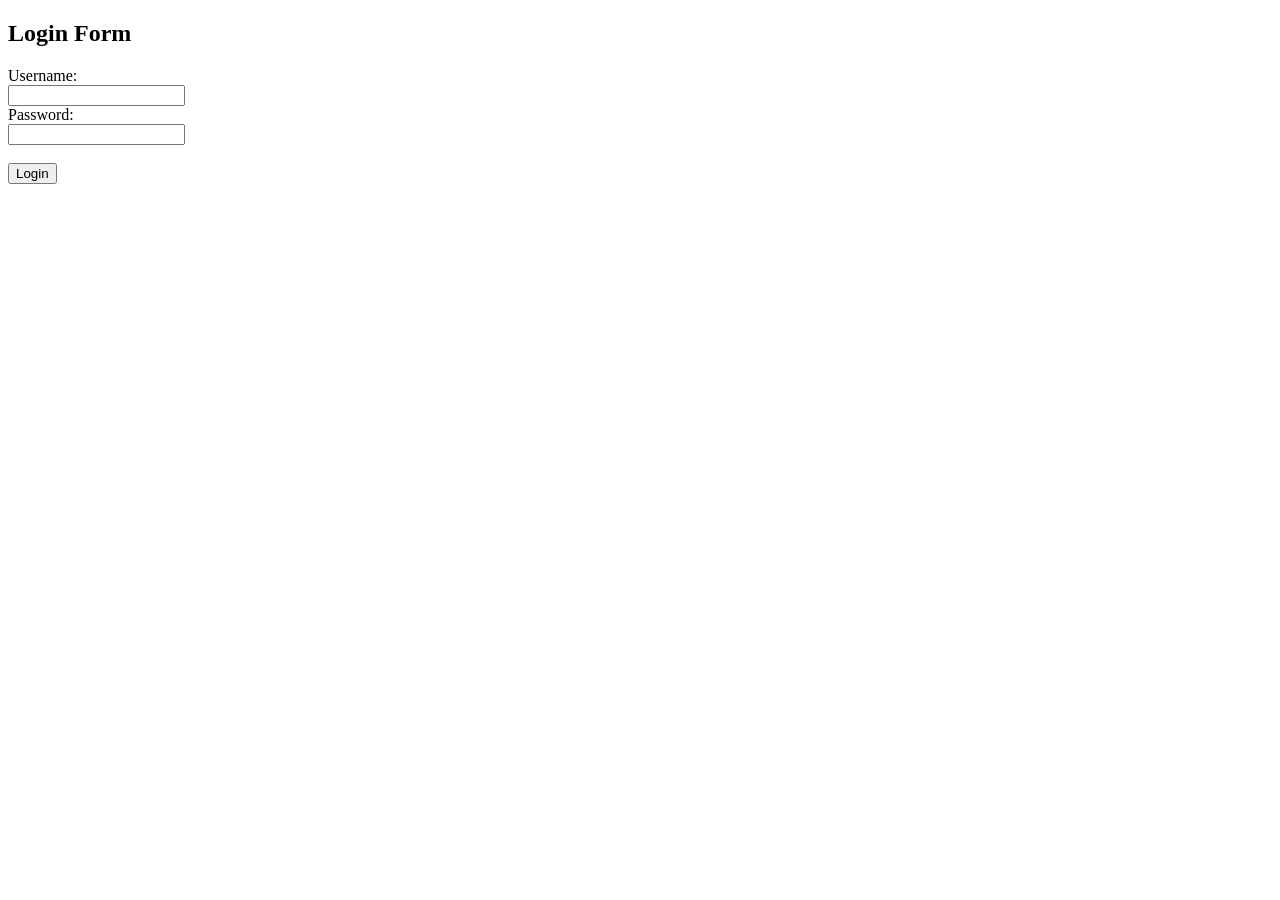
<file: index.html>
<!DOCTYPE html>
<html>
<head>
    <title>Login Page</title>
    <script>
        // This script will be used to validate the login
        function validateLogin() {
            var username = document.getElementById('username').value;
            var password = document.getElementById('password').value;

            // Hardcoded user data (usually this should be in a database)
            // Fetch user data from a separate JSON file
            fetch('users.json')
                .then(response => response.json())
                .then(users => {
                    // Check if the user exists
                    var userExists = users.users.some(user => user.username === username && user.password === password);

                    if (userExists) {
                        alert('Login successful!');
                    } else {
                        alert('Invalid username or password.');
                    }
                })
                .catch(error => {
                    console.error('Error fetching user data:', error);
                    alert('Error loading user data.');
                });

            // Check if the user exists
            var userExists = users.users.some(user => user.username === username && user.password === password);

            if (userExists) {
                alert('Login successful!');
            } else {
                alert('Invalid username or password.');
            }
            return false; // Prevent form submission for demonstration
        }
    </script>
</head>
<body>
    <h2>Login Form</h2>
    <form onsubmit="return validateLogin()">
        <label for="username">Username:</label><br>
        <input type="text" id="username" name="username"><br>
        <label for="password">Password:</label><br>
        <input type="password" id="password" name="password"><br><br>
        <input type="submit" value="Login">
    </form>
</body>
</html>
</file>
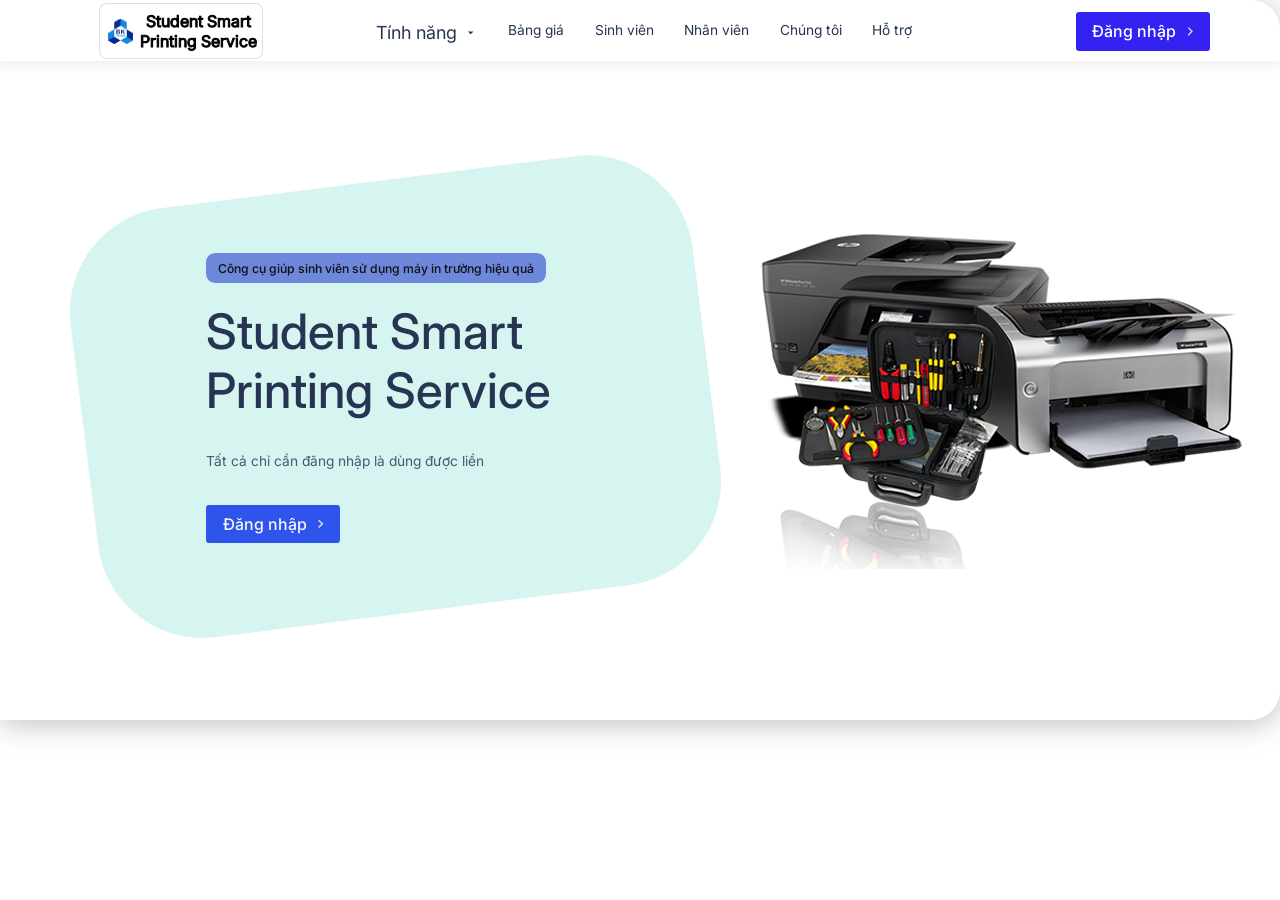
<file: UI demo/Temp VNese/index.html>
<!DOCTYPE html>
<html>
  <head>
    <meta charset="utf-8" />
    <meta name="viewport" content="initial-scale=1, width=device-width" />

    <link rel="stylesheet" href="./global.css" />
    <link rel="stylesheet" href="./index.css" />
    <link
      rel="stylesheet"
      href="https://fonts.googleapis.com/css2?family=Inter:wght@400;500;700&display=swap"
    />
    <link
      rel="stylesheet"
      href="https://fonts.googleapis.com/css2?family=Itim:wght@400&display=swap"
    />
    <link
      rel="stylesheet"
      href="https://fonts.googleapis.com/css2?family=Alegreya Sans:wght@400&display=swap"
    />
    <link
      rel="stylesheet"
      href="https://fonts.googleapis.com/css2?family=Poppins:wght@500;600&display=swap"
    />
    <link
      rel="stylesheet"
      href="https://fonts.googleapis.com/css2?family=Radio Canada:wght@500&display=swap"
    />
    <link
      rel="stylesheet"
      href="https://fonts.googleapis.com/css2?family=Roboto:wght@300;400;600;700&display=swap"
    />
    <link
      rel="stylesheet"
      href="https://fonts.googleapis.com/css2?family=Montserrat:wght@300;400&display=swap"
    />
    <link
      rel="stylesheet"
      href="https://fonts.googleapis.com/css2?family=Roboto Condensed:wght@400&display=swap"
    />
    <link
      rel="stylesheet"
      href="https://fonts.googleapis.com/css2?family=Abel:wght@400&display=swap"
    />
  </head>
  <body>
    <div class="homepage">
      <div class="header">
        <img class="header-child" alt="" src="./public/group-502.svg" />

        <div class="frame-parent6">
          <div class="frame-parent7">
            <div class="blabla-wrapper">
              <div class="blabla">
                Công cụ giúp sinh viên sử dụng máy in trường hiệu quả
              </div>
            </div>
            <div class="bla">Student Smart Printing Service</div>
          </div>
          <div class="blablabla">
            Tất cả chỉ cần đăng nhập là dùng được liền
          </div>
        </div>
        <img class="image-6-icon" alt="" src="./public/image-6@2x.png" />

        <div class="component-3" id = "groupContainer">
          <div class="blabla">Đăng nhập</div>
          <img class="chevron-icon" alt="" src="./public/chevron.svg" />
        </div>
      </div>
      <div class="frame-parent8">
        <div class="menu-parent">
          <div class="menu">
            <div class="content10">Tính năng</div>
            <img class="sort-icon" alt="" src="./public/sort.svg" />
          </div>
          <div class="menu1">
            <div class="content10">Bảng giá</div>
            <img class="sort-icon1" alt="" src="./public/sort1.svg" />
          </div>
          <div class="menu1">
            <div class="content10">Sinh viên</div>
            <img class="sort-icon1" alt="" src="./public/sort2.svg" />
          </div>
          <div class="menu1">
            <div class="content10">Nhân viên</div>
            <img class="sort-icon1" alt="" src="./public/sort3.svg" />
          </div>
          <div class="menu1">
            <div class="content10">Chúng tôi</div>
            <img class="sort-icon1" alt="" src="./public/sort4.svg" />
          </div>
          <div class="menu1">
            <div class="content10">Hỗ trợ</div>
            <img class="sort-icon1" alt="" src="./public/sort5.svg" />
          </div>
        </div>
        <div class="image-1-group">
          <img class="image-1-icon11" alt="" src="./public/image-1@2x.png" />

          <div class="student-smart-printing">
            Student Smart Printing Service
          </div>
        </div>
      </div>
      <div class="component-31" id="groupContainer2">
        <div class="blabla">Đăng nhập</div>
        <img class="chevron-icon" alt="" src="./public/chevron1.svg" />
      </div>
    </div>
	<script>
      var groupContainer = document.getElementById("groupContainer");
      if (groupContainer) {
        groupContainer.addEventListener("click", function (e) {
          window.location.href = "./Login.html";
        });
      }
      var groupContainer2 = document.getElementById("groupContainer2");
      if (groupContainer2) {
        groupContainer2.addEventListener("click", function (e) {
          window.location.href = "./Login.html";
        });
      }
    </script>
  </body>
</html>

  </body>
</html>
</file>
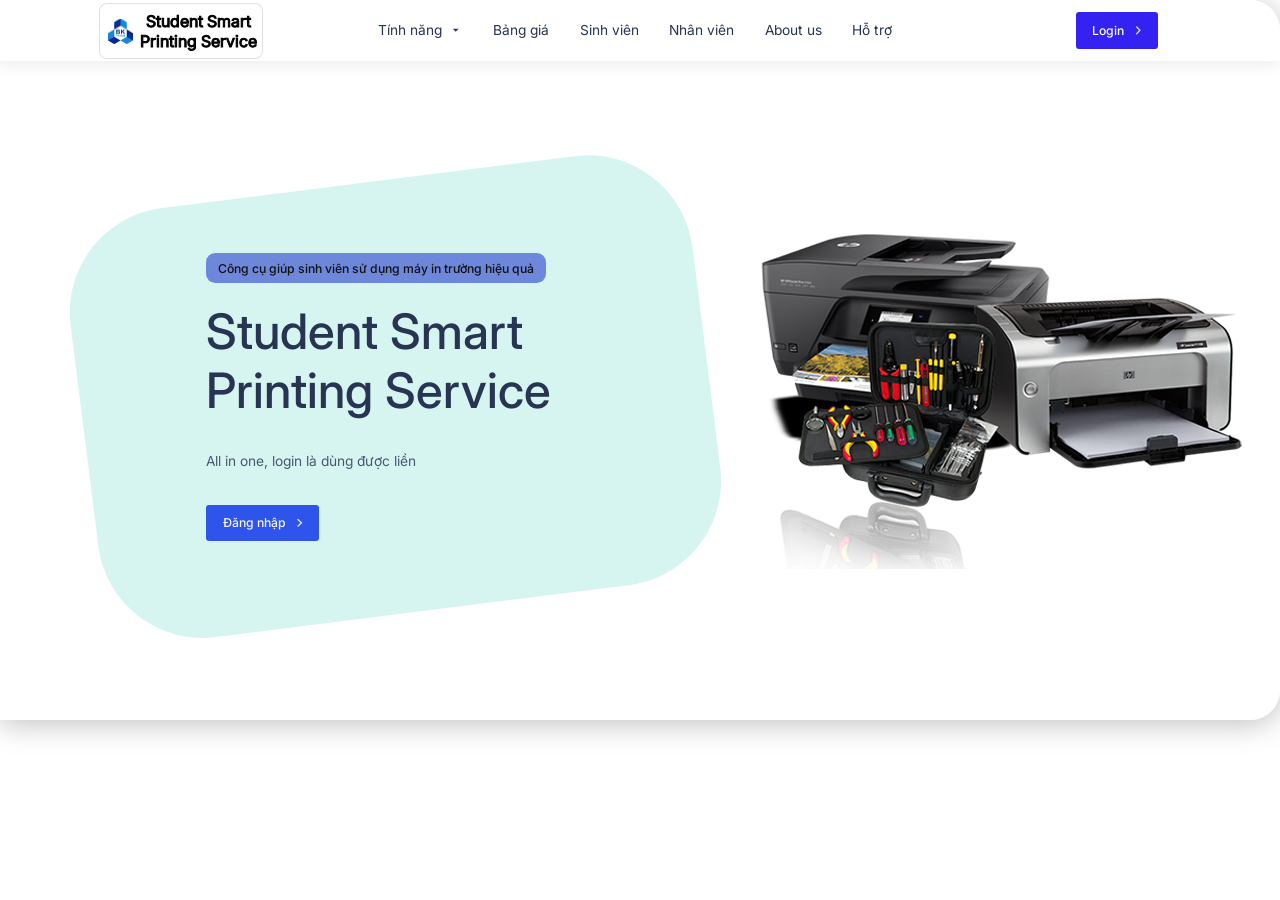
<file: UI demo/TestUI/index.html>
<!DOCTYPE html>
<html>
  <head>
    <meta charset="utf-8" />
    <meta name="viewport" content="initial-scale=1, width=device-width" />

    <link rel="stylesheet" href="./global.css" />
    <link rel="stylesheet" href="./index.css" />
    <link
      rel="stylesheet"
      href="https://fonts.googleapis.com/css2?family=Alegreya Sans:wght@400&display=swap"
    />
    <link
      rel="stylesheet"
      href="https://fonts.googleapis.com/css2?family=Poppins:wght@500;600&display=swap"
    />
    <link
      rel="stylesheet"
      href="https://fonts.googleapis.com/css2?family=Inter:wght@400;500;700&display=swap"
    />
    <link
      rel="stylesheet"
      href="https://fonts.googleapis.com/css2?family=Roboto:wght@300;400;500;600;700&display=swap"
    />
    <link
      rel="stylesheet"
      href="https://fonts.googleapis.com/css2?family=Montserrat:wght@300;400&display=swap"
    />
    <link
      rel="stylesheet"
      href="https://fonts.googleapis.com/css2?family=Abel:wght@400&display=swap"
    />
    <link
      rel="stylesheet"
      href="https://fonts.googleapis.com/css2?family=ABeeZee:wght@400&display=swap"
    />
    <link
      rel="stylesheet"
      href="https://fonts.googleapis.com/css2?family=Zen Kaku Gothic Antique:wght@400;700&display=swap"
    />
    <link
      rel="stylesheet"
      href="https://fonts.googleapis.com/css2?family=Itim:wght@400&display=swap"
    />
  </head>
  <body>
    <div class="homepage">
      <div class="header">
        <img class="header-child" alt="" src="./public/group-502.svg" />

        <div class="frame-parent6">
          <div class="frame-parent7">
            <div class="blabla-wrapper">
              <div class="blabla">
                Công cụ giúp sinh viên sử dụng máy in trường hiệu quả
              </div>
            </div>
            <div class="bla">Student Smart Printing Service</div>
          </div>
          <div class="blablabla">All in one, login là dùng được liền</div>
        </div>
        <img class="image-6-icon" alt="" src="./public/image-6@2x.png" />

        <div class="component-3" id = "groupContainer">
          <div class="blabla">Đăng nhập</div>
          <img class="chevron-icon" alt="" src="./public/chevron.svg" />
        </div>
      </div>
      <div class="frame-parent8">
        <div class="menu-parent">
          <div class="menu">
            <div class="content10">Tính năng</div>
            <img class="sort-icon" alt="" src="./public/sort.svg" />
          </div>
          <div class="menu">
            <div class="content10">Bảng giá</div>
            <img class="sort-icon1" alt="" src="./public/sort1.svg" />
          </div>
          <div class="menu">
            <div class="content10">Sinh viên</div>
            <img class="sort-icon1" alt="" src="./public/sort2.svg" />
          </div>
          <div class="menu">
            <div class="content10">Nhân viên</div>
            <img class="sort-icon1" alt="" src="./public/sort3.svg" />
          </div>
          <div class="menu">
            <div class="content10">About us</div>
            <img class="sort-icon1" alt="" src="./public/sort4.svg" />
          </div>
          <div class="menu">
            <div class="content10">Hỗ trợ</div>
            <img class="sort-icon1" alt="" src="./public/sort5.svg" />
          </div>
        </div>
        <div class="image-1-parent">
          <img class="image-1-icon10" alt="" src="./public/image-11@2x.png" />

          <div class="student-smart-printing">
            Student Smart Printing Service
          </div>
        </div>
      </div>
      <div class="component-31" id="groupContainer2">
        <div class="blabla">Login</div>
        <img class="chevron-icon" alt="" src="./public/chevron1.svg" />
      </div>
    </div>
	<script>
      var groupContainer = document.getElementById("groupContainer");
      if (groupContainer) {
        groupContainer.addEventListener("click", function (e) {
          window.location.href = "./Login.html";
        });
      }
      var groupContainer2 = document.getElementById("groupContainer2");
      if (groupContainer2) {
        groupContainer2.addEventListener("click", function (e) {
          window.location.href = "./Login.html";
        });
      }
    </script>
  </body>
</html>
</file>
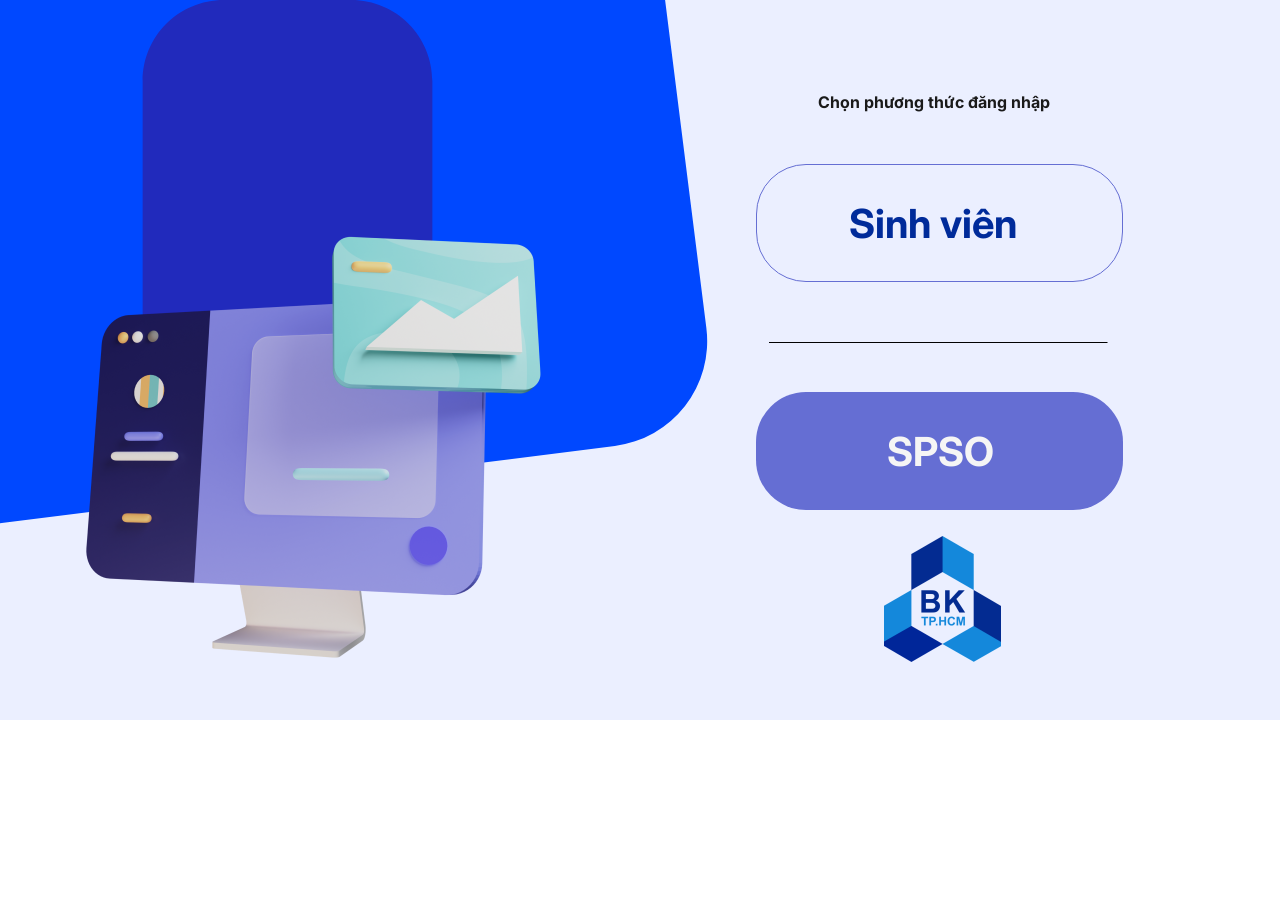
<file: UI demo/Temp VNese/Login.html>
<!DOCTYPE html>
<html>
  <head>
    <meta charset="utf-8" />
    <meta name="viewport" content="initial-scale=1, width=device-width" />

    <link rel="stylesheet" href="./global.css" />
    <link rel="stylesheet" href="./Login.css" />
    <link
      rel="stylesheet"
      href="https://fonts.googleapis.com/css2?family=Inter:wght@400;500;700&display=swap"
    />
    <link
      rel="stylesheet"
      href="https://fonts.googleapis.com/css2?family=Itim:wght@400&display=swap"
    />
    <link
      rel="stylesheet"
      href="https://fonts.googleapis.com/css2?family=Alegreya Sans:wght@400&display=swap"
    />
    <link
      rel="stylesheet"
      href="https://fonts.googleapis.com/css2?family=Poppins:wght@500;600&display=swap"
    />
    <link
      rel="stylesheet"
      href="https://fonts.googleapis.com/css2?family=Radio Canada:wght@500&display=swap"
    />
    <link
      rel="stylesheet"
      href="https://fonts.googleapis.com/css2?family=Roboto:wght@300;400;600;700&display=swap"
    />
    <link
      rel="stylesheet"
      href="https://fonts.googleapis.com/css2?family=Montserrat:wght@300;400&display=swap"
    />
    <link
      rel="stylesheet"
      href="https://fonts.googleapis.com/css2?family=Roboto Condensed:wght@400&display=swap"
    />
    <link
      rel="stylesheet"
      href="https://fonts.googleapis.com/css2?family=Abel:wght@400&display=swap"
    />
  </head>
  <body>
    <div class="login">
      <div class="login-child"></div>
      <img class="login-item" alt="" src="./public/rectangle-7.svg" />

      <b class="chn-phng-thc">Chọn phương thức đăng nhập</b>
      <div class="rectangle-parent5" id="groupContainer">
        <div class="group-child8"></div>
        <b class="sinh-vin">Sinh viên </b>
      </div>
      <div class="rectangle-parent6" id="groupContainer1">
        <div class="group-child9"></div>
        <b class="spso">SPSO </b>
      </div>
      <img
        class="objectother-07-icon"
        alt=""
        src="./public/objectother-07@2x.png"
      />

      <img class="login-inner" alt="" src="./public/vector-1.svg" />

      <img
        class="image-1-icon12"
        alt=""
        src="./public/image-12@2x.png"
        id="image1"
      />
    </div>

    <script>
      var groupContainer = document.getElementById("groupContainer");
      if (groupContainer) {
        groupContainer.addEventListener("click", function (e) {
          window.location.href = "./LoginStudentPage.html";
        });
      }
      
      var groupContainer1 = document.getElementById("groupContainer1");
      if (groupContainer1) {
        groupContainer1.addEventListener("click", function (e) {
          window.location.href = "./LoginSPSOPage.html";
        });
      }
      
      var image1 = document.getElementById("image1");
      if (image1) {
        image1.addEventListener("click", function (e) {
          window.location.href = "./index.html";
        });
      }
      </script>
  </body>
</html>
</file>
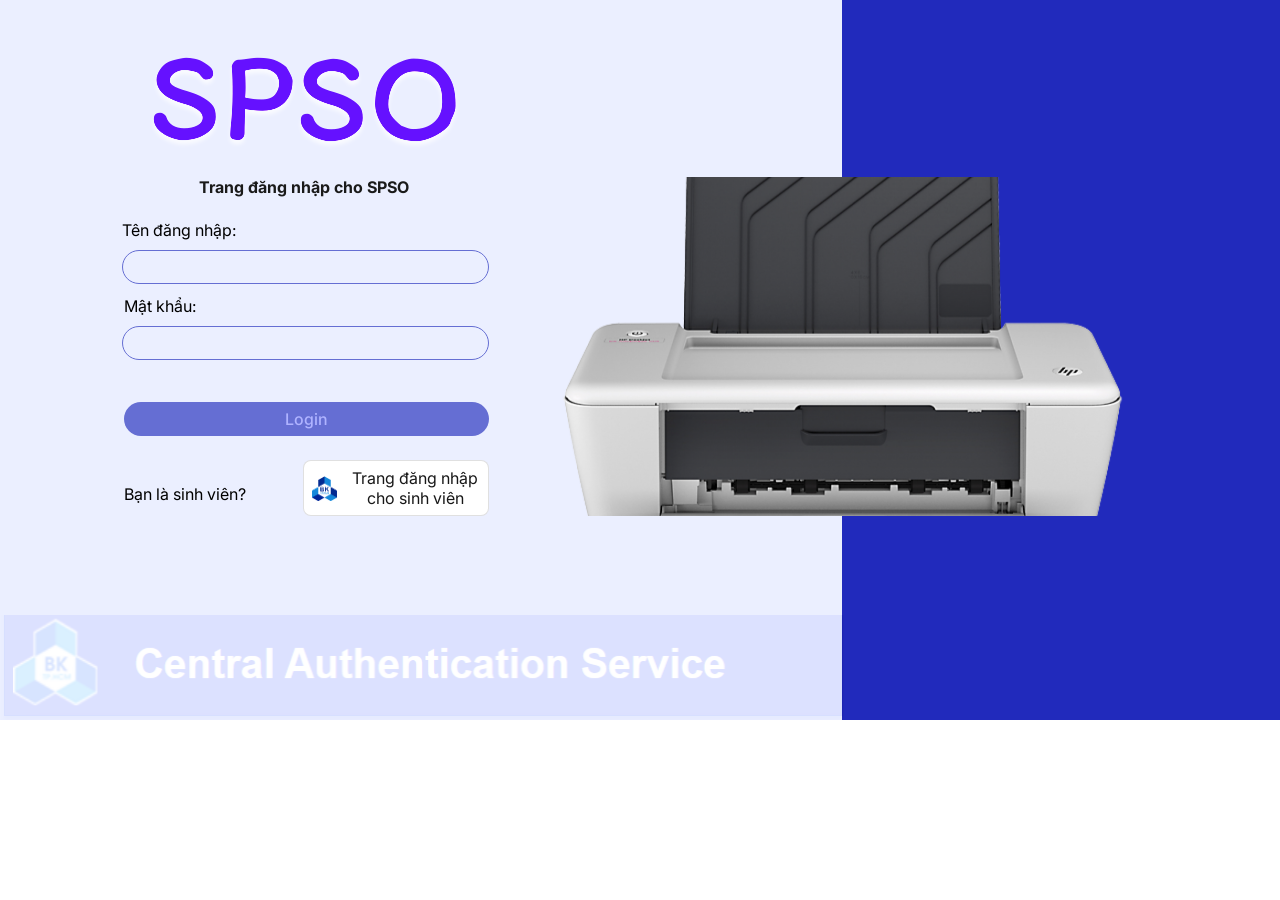
<file: UI demo/Temp VNese/LoginSPSOPage.html>
<!DOCTYPE html>
<html>
  <head>
    <meta charset="utf-8" />
    <meta name="viewport" content="initial-scale=1, width=device-width" />

    <link rel="stylesheet" href="./global.css" />
    <link rel="stylesheet" href="./LoginSPSOPage.css" />
    <link
      rel="stylesheet"
      href="https://fonts.googleapis.com/css2?family=Inter:wght@400;500;700&display=swap"
    />
    <link
      rel="stylesheet"
      href="https://fonts.googleapis.com/css2?family=Itim:wght@400&display=swap"
    />
    <link
      rel="stylesheet"
      href="https://fonts.googleapis.com/css2?family=Alegreya Sans:wght@400&display=swap"
    />
    <link
      rel="stylesheet"
      href="https://fonts.googleapis.com/css2?family=Poppins:wght@500;600&display=swap"
    />
    <link
      rel="stylesheet"
      href="https://fonts.googleapis.com/css2?family=Radio Canada:wght@500&display=swap"
    />
    <link
      rel="stylesheet"
      href="https://fonts.googleapis.com/css2?family=Roboto:wght@300;400;600;700&display=swap"
    />
    <link
      rel="stylesheet"
      href="https://fonts.googleapis.com/css2?family=Montserrat:wght@300;400&display=swap"
    />
    <link
      rel="stylesheet"
      href="https://fonts.googleapis.com/css2?family=Roboto Condensed:wght@400&display=swap"
    />
    <link
      rel="stylesheet"
      href="https://fonts.googleapis.com/css2?family=Abel:wght@400&display=swap"
    />
  </head>
  <body>
    <div class="loginspsopage">
      <div class="loginspsopage-child"></div>
      <div class="loginspsopage-item"></div>
      <div class="loginspsopage-inner"></div>
      <div class="tn-ng-nhp1">Tên đăng nhập:</div>
      <div class="bn-l-sinh">Bạn là sinh viên?</div>
      <b class="trang-ng-nhp2">Trang đăng nhập cho SPSO </b>
      <div class="rectangle-parent7" id="groupContainer">
        <div class="group-child10"></div>
        <div class="login1">Login</div>
      </div>
      <div class="mt-khu1">Mật khẩu:</div>
      <div class="image-1-container" id="frameContainer">
        <img class="image-1-icon13" alt="" src="./public/image-1@2x.png" />

        <div class="trang-ng-nhp3">Trang đăng nhập cho sinh viên</div>
      </div>
      <img class="image-3-icon" alt="" src="./public/image-2@2x.png" />

      <img class="image-5-icon" alt="" src="./public/image-5@2x.png" />

      <div class="spso1">SPSO</div>
    </div>

    <script>
      var groupContainer = document.getElementById("groupContainer");
      if (groupContainer) {
        groupContainer.addEventListener("click", function (e) {
          window.location.href = "./SPSOMain.html";
        });
      }
      
      var frameContainer = document.getElementById("frameContainer");
      if (frameContainer) {
        frameContainer.addEventListener("click", function (e) {
          window.location.href = "./LoginStudentPage.html";
        });
      }
      </script>
  </body>
</html>
</file>
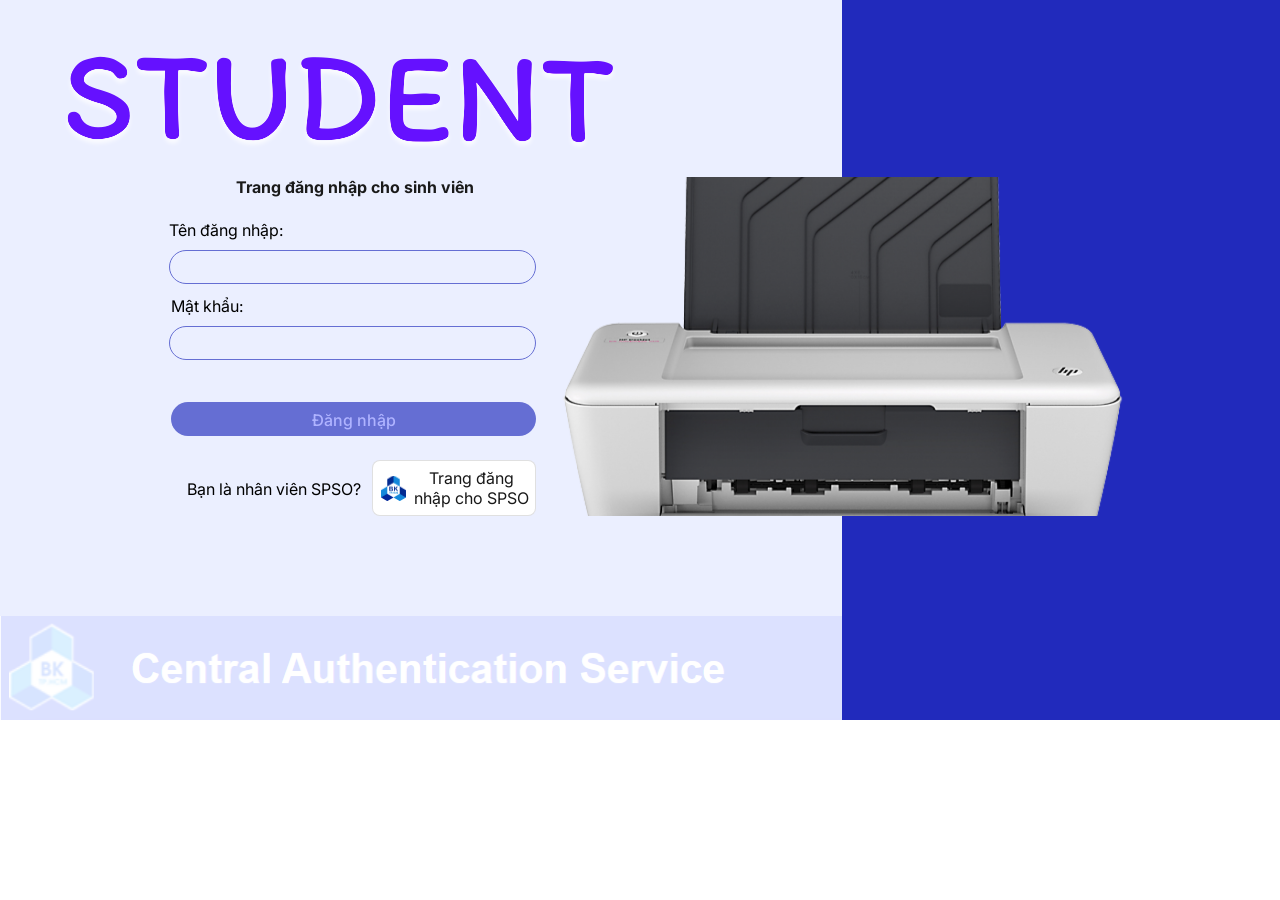
<file: UI demo/Temp VNese/LoginStudentPage.html>
<!DOCTYPE html>
<html>
  <head>
    <meta charset="utf-8" />
    <meta name="viewport" content="initial-scale=1, width=device-width" />

    <link rel="stylesheet" href="./global.css" />
    <link rel="stylesheet" href="./LoginStudentPage.css" />
    <link
      rel="stylesheet"
      href="https://fonts.googleapis.com/css2?family=Inter:wght@400;500;700&display=swap"
    />
    <link
      rel="stylesheet"
      href="https://fonts.googleapis.com/css2?family=Itim:wght@400&display=swap"
    />
    <link
      rel="stylesheet"
      href="https://fonts.googleapis.com/css2?family=Alegreya Sans:wght@400&display=swap"
    />
    <link
      rel="stylesheet"
      href="https://fonts.googleapis.com/css2?family=Poppins:wght@500;600&display=swap"
    />
    <link
      rel="stylesheet"
      href="https://fonts.googleapis.com/css2?family=Radio Canada:wght@500&display=swap"
    />
    <link
      rel="stylesheet"
      href="https://fonts.googleapis.com/css2?family=Roboto:wght@300;400;600;700&display=swap"
    />
    <link
      rel="stylesheet"
      href="https://fonts.googleapis.com/css2?family=Montserrat:wght@300;400&display=swap"
    />
    <link
      rel="stylesheet"
      href="https://fonts.googleapis.com/css2?family=Roboto Condensed:wght@400&display=swap"
    />
    <link
      rel="stylesheet"
      href="https://fonts.googleapis.com/css2?family=Abel:wght@400&display=swap"
    />
  </head>
  <body>
    <div class="loginstudentpage">
      <div class="loginstudentpage-child"></div>
      <div class="loginstudentpage-item"></div>
      <div class="loginstudentpage-inner"></div>
      <div class="tn-ng-nhp">Tên đăng nhập:</div>
      <div class="bn-l-nhn">Bạn là nhân viên SPSO?</div>
      <b class="trang-ng-nhp">Trang đăng nhập cho sinh viên </b>
      <div class="rectangle-parent" id="groupContainer">
        <div class="group-child"></div>
        <div class="ng-nhp">Đăng nhập</div>
      </div>
      <div class="mt-khu">Mật khẩu:</div>
      <div class="image-1-parent" id="frameContainer">
        <img class="image-1-icon" alt="" src="./public/image-1@2x.png" />

        <div class="trang-ng-nhp1">Trang đăng nhập cho SPSO</div>
      </div>
      <img class="image-2-icon" alt="" src="./public/image-2@2x.png" />

      <div class="student">STUDENT</div>
      <img class="image-4-icon" alt="" src="./public/image-4@2x.png" />
    </div>

    <script>
      var groupContainer = document.getElementById("groupContainer");
      if (groupContainer) {
        groupContainer.addEventListener("click", function (e) {
          window.location.href = "./StudentMain.html";
        });
      }
      
      var frameContainer = document.getElementById("frameContainer");
      if (frameContainer) {
        frameContainer.addEventListener("click", function (e) {
          window.location.href = "./LoginSPSOPage.html";
        });
      }
      </script>
  </body>
</html>
</file>
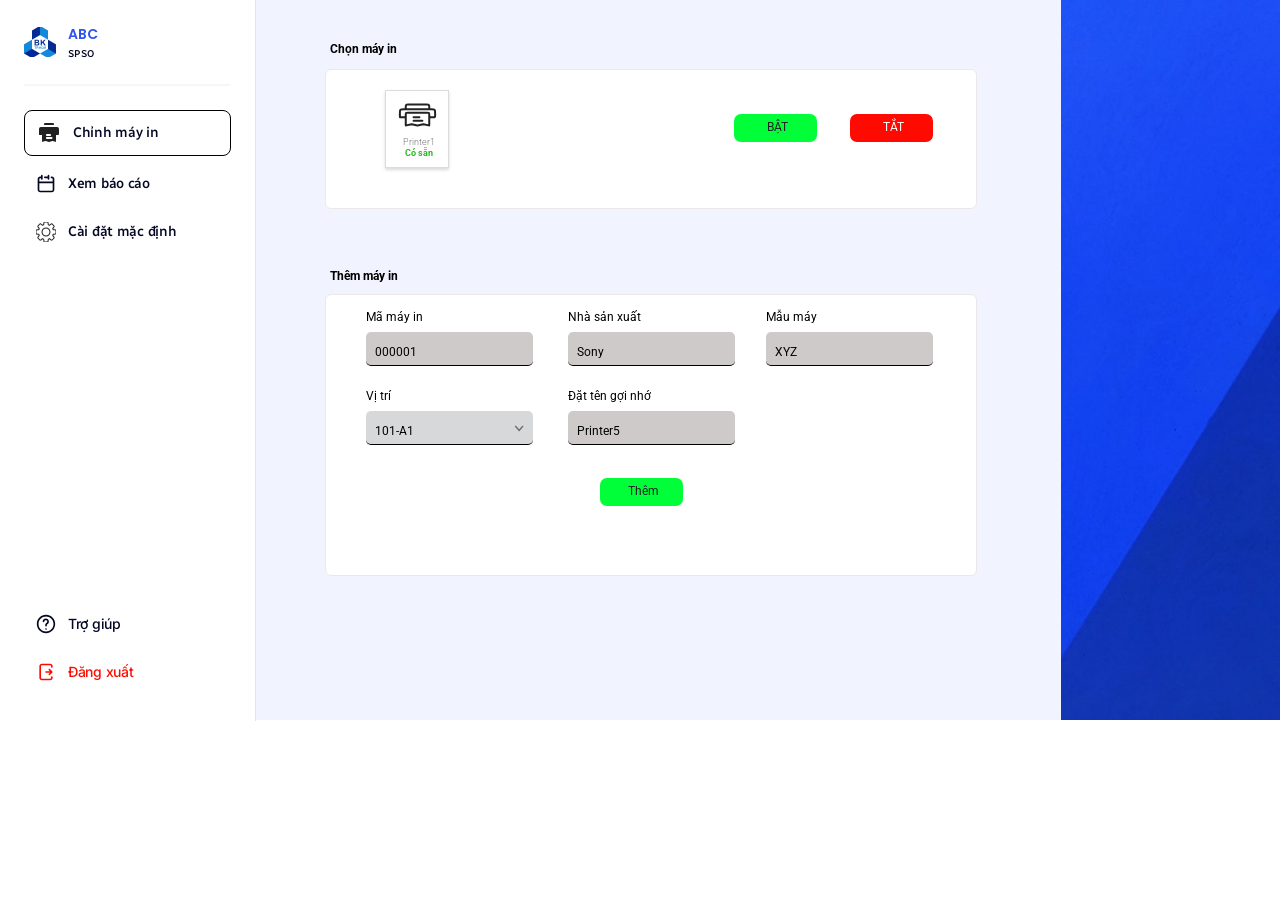
<file: UI demo/Temp VNese/SPSOConfPr.html>
<!DOCTYPE html>
<html>
  <head>
    <meta charset="utf-8" />
    <meta name="viewport" content="initial-scale=1, width=device-width" />

    <link rel="stylesheet" href="./global.css" />
    <link rel="stylesheet" href="./SPSOConfPr.css" />
    <link
      rel="stylesheet"
      href="https://fonts.googleapis.com/css2?family=Inter:wght@400;500;700&display=swap"
    />
    <link
      rel="stylesheet"
      href="https://fonts.googleapis.com/css2?family=Itim:wght@400&display=swap"
    />
    <link
      rel="stylesheet"
      href="https://fonts.googleapis.com/css2?family=Alegreya Sans:wght@400&display=swap"
    />
    <link
      rel="stylesheet"
      href="https://fonts.googleapis.com/css2?family=Poppins:wght@500;600&display=swap"
    />
    <link
      rel="stylesheet"
      href="https://fonts.googleapis.com/css2?family=Radio Canada:wght@500&display=swap"
    />
    <link
      rel="stylesheet"
      href="https://fonts.googleapis.com/css2?family=Roboto:wght@300;400;600;700&display=swap"
    />
    <link
      rel="stylesheet"
      href="https://fonts.googleapis.com/css2?family=Montserrat:wght@300;400&display=swap"
    />
    <link
      rel="stylesheet"
      href="https://fonts.googleapis.com/css2?family=Roboto Condensed:wght@400&display=swap"
    />
    <link
      rel="stylesheet"
      href="https://fonts.googleapis.com/css2?family=Abel:wght@400&display=swap"
    />
  </head>
  <body>
    <div class="spsoconfpr">
      <div class="template-6sign-up-parent3">
        <div class="template-6sign-up5">
          <div class="bg-main10"></div>
          <div class="template-6sign-up-parent3">
            <div class="bg-main11"></div>
          </div>
          <div class="right-section5">
            <img class="right-bg-icon5" alt="" src="./public/rightbg@2x.png" />

            <div class="right-bg-overlay-25"></div>
          </div>
          <b class="chn-my-in">Chọn máy in </b>
          <b class="thm-my-in">Thêm máy in </b>
        </div>
        <div class="sidebar-open5">
          <div class="profil5">
            <img class="image-1-icon6" alt="" src="./public/image-11@2x.png" />

            <div class="content5">
              <div class="title5">ABC</div>
              <div class="overline5">SPSO</div>
            </div>
          </div>
          <div class="divider5"></div>
          <div class="navigation10">
            <div class="link25">
              <img
                class="print-fill-icon3"
                alt=""
                src="./public/print-fill.svg"
              />

              <div class="label25">Chỉnh máy in</div>
            </div>
            <div class="link26" id="linkContainer1">
              <img
                class="icon-calendar5"
                alt=""
                src="./public/icon--calendar1.svg"
              />

              <div class="label25">Xem báo cáo</div>
            </div>
            <div class="dropdown10" id="dropdownContainer">
              <div class="link27">
                <img
                  class="icon-calendar5"
                  alt=""
                  src="./public/icon--reports.svg"
                />

                <div class="label25">Cài đặt mặc định</div>
              </div>
            </div>
          </div>
          <div class="navigation11">
            <div class="link28">
              <img
                class="icon-calendar5"
                alt=""
                src="./public/icon--helpcircle1.svg"
              />

              <div class="label25">Trợ giúp</div>
            </div>
            <div class="link29" id="linkContainer4">
              <img
                class="icon-calendar5"
                alt=""
                src="./public/icon--logout1.svg"
              />

              <div class="label25">Đăng xuất</div>
            </div>
          </div>
        </div>
        <div class="group-parent3">
          <div class="group-wrapper2">
            <div class="rectangle-parent1">
              <div class="group-child2"></div>
              <div class="document-uploded-pdf">
                <div class="document-uploded-pdf-child"></div>
                <img class="print-icon" alt="" src="./public/print.svg" />

                <div class="printer1">Printer1</div>
                <b class="c-sn">Có sẵn</b>
              </div>
            </div>
          </div>
          <div class="print-button4">
            <div class="print-button-child2"></div>
            <div class="bt">BẬT</div>
          </div>
          <div class="print-button5">
            <div class="print-button-child3"></div>
            <div class="bt">TẮT</div>
          </div>
        </div>
        <div class="group-parent4">
          <div class="rectangle-frame">
            <div class="rectangle-frame">
              <div class="rectangle-frame">
                <div class="rectangle-frame">
                  <div class="rectangle-frame">
                    <div class="rectangle-frame">
                      <div class="rectangle-frame">
                        <div class="group-child3"></div>
                      </div>
                      <div class="dropdown11">
                        <div class="number4">Mã máy in</div>
                        <div class="dropdown-child5"></div>
                        <div class="sony">000001</div>
                      </div>
                    </div>
                    <div class="print-button6">
                      <div class="print-button-child2"></div>
                      <div class="bt">Thêm</div>
                    </div>
                  </div>
                  <div class="dropdown12">
                    <div class="number4">Nhà sản xuất</div>
                    <div class="dropdown-child5"></div>
                    <div class="sony">Sony</div>
                  </div>
                </div>
              </div>
              <div class="dropdown13">
                <div class="number4">Mẫu máy</div>
                <div class="dropdown-child5"></div>
                <div class="sony">XYZ</div>
              </div>
            </div>
            <div class="dropdown14">
              <div class="number4">Vị trí</div>
              <div class="dropdown-child8"></div>
              <img class="vector-icon2" alt="" src="./public/vector1.svg" />

              <div class="sony">101-A1</div>
            </div>
          </div>
          <div class="dropdown15">
            <div class="number4">Đặt tên gợi nhớ</div>
            <div class="dropdown-child5"></div>
            <div class="sony">Printer5</div>
          </div>
        </div>
      </div>
    </div>

    <script>
      var linkContainer1 = document.getElementById("linkContainer1");
      if (linkContainer1) {
        linkContainer1.addEventListener("click", function (e) {
          window.location.href = "./SPSOLog.html";
        });
      }
      
      var dropdownContainer = document.getElementById("dropdownContainer");
      if (dropdownContainer) {
        dropdownContainer.addEventListener("click", function (e) {
          window.location.href = "./SPSOSysConf.html";
        });
      }
      
      var linkContainer4 = document.getElementById("linkContainer4");
      if (linkContainer4) {
        linkContainer4.addEventListener("click", function (e) {
          window.location.href = "./LoginSPSOPage.html";
        });
      }
      </script>
  </body>
</html>
</file>
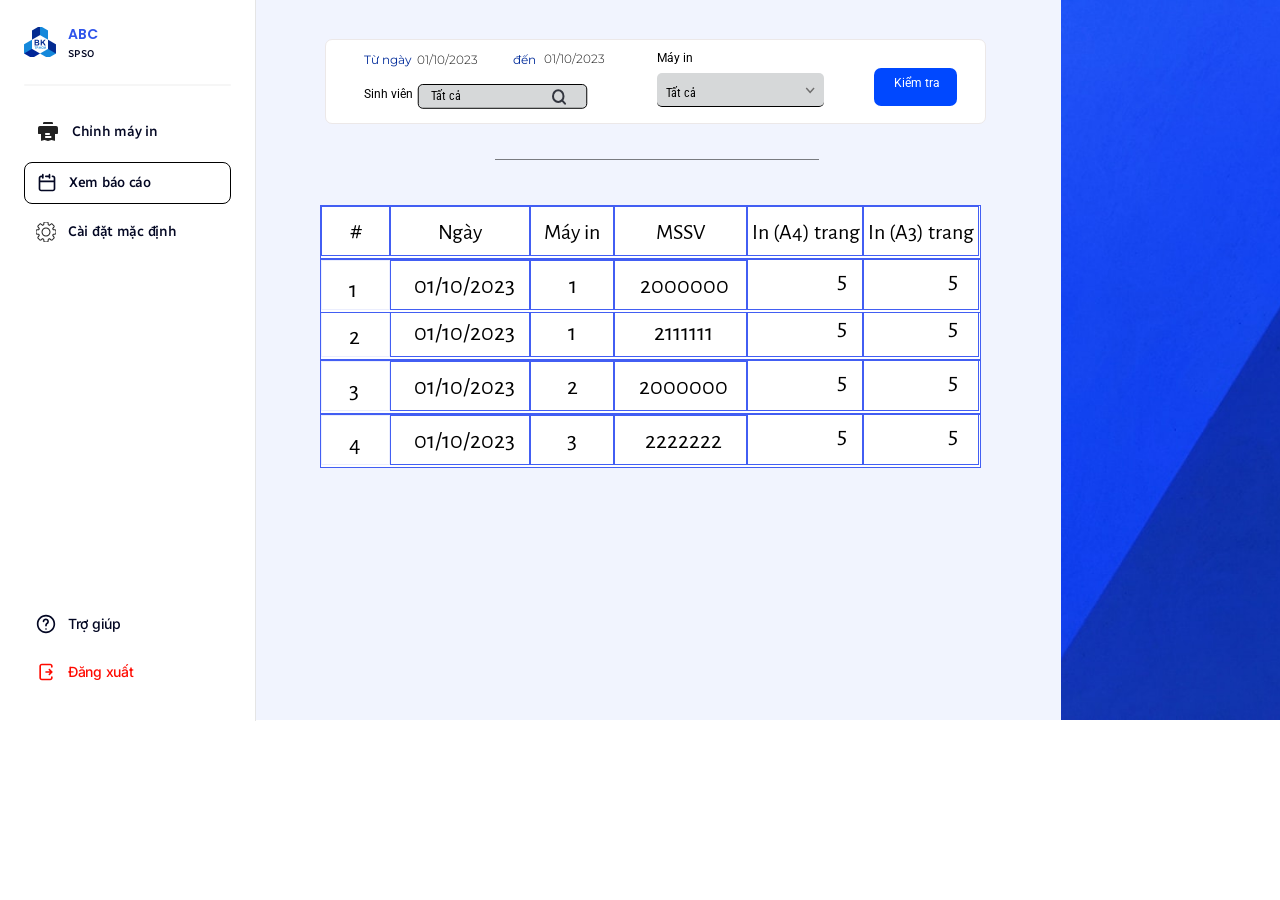
<file: UI demo/Temp VNese/SPSOLog.html>
<!DOCTYPE html>
<html>
  <head>
    <meta charset="utf-8" />
    <meta name="viewport" content="initial-scale=1, width=device-width" />

    <link rel="stylesheet" href="./global.css" />
    <link rel="stylesheet" href="./SPSOLog.css" />
    <link
      rel="stylesheet"
      href="https://fonts.googleapis.com/css2?family=Inter:wght@400;500;700&display=swap"
    />
    <link
      rel="stylesheet"
      href="https://fonts.googleapis.com/css2?family=Itim:wght@400&display=swap"
    />
    <link
      rel="stylesheet"
      href="https://fonts.googleapis.com/css2?family=Alegreya Sans:wght@400&display=swap"
    />
    <link
      rel="stylesheet"
      href="https://fonts.googleapis.com/css2?family=Poppins:wght@500;600&display=swap"
    />
    <link
      rel="stylesheet"
      href="https://fonts.googleapis.com/css2?family=Radio Canada:wght@500&display=swap"
    />
    <link
      rel="stylesheet"
      href="https://fonts.googleapis.com/css2?family=Roboto:wght@300;400;600;700&display=swap"
    />
    <link
      rel="stylesheet"
      href="https://fonts.googleapis.com/css2?family=Montserrat:wght@300;400&display=swap"
    />
    <link
      rel="stylesheet"
      href="https://fonts.googleapis.com/css2?family=Roboto Condensed:wght@400&display=swap"
    />
    <link
      rel="stylesheet"
      href="https://fonts.googleapis.com/css2?family=Abel:wght@400&display=swap"
    />
  </head>
  <body>
    <div class="spsolog">
      <div class="group-parent">
        <div class="group-parent">
          <div class="template-6sign-up">
            <div class="bg-main"></div>
            <div class="group-parent">
              <div class="bg-main1"></div>
            </div>
            <div class="right-section">
              <img class="right-bg-icon" alt="" src="./public/rightbg@2x.png" />

              <div class="right-bg-overlay-2"></div>
            </div>
            <div class="frame-parent">
              <div class="frame-child"></div>
              <div class="wrapper">
                <div class="div">01/10/2023</div>
              </div>
              <div class="div1">2</div>
              <div class="container">
                <div class="div2">1</div>
              </div>
              <div class="frame">
                <div class="div3">2111111</div>
              </div>
              <div class="frame-div">
                <div class="div4">5</div>
              </div>
              <div class="wrapper1">
                <div class="div5">5</div>
              </div>
            </div>
            <div class="frame-group">
              <div class="frame-child"></div>
              <div class="wrapper">
                <div class="div">01/10/2023</div>
              </div>
              <div class="div1">3</div>
              <div class="container">
                <div class="div2">2</div>
              </div>
              <div class="frame">
                <div class="div3">2000000</div>
              </div>
              <div class="frame-div">
                <div class="div4">5</div>
              </div>
              <div class="wrapper1">
                <div class="div5">5</div>
              </div>
            </div>
            <div class="frame-container">
              <div class="frame-child"></div>
              <div class="wrapper">
                <div class="div">01/10/2023</div>
              </div>
              <div class="div1">4</div>
              <div class="container">
                <div class="div2">3</div>
              </div>
              <div class="frame">
                <div class="div3">2222222</div>
              </div>
              <div class="frame-div">
                <div class="div4">5</div>
              </div>
              <div class="wrapper1">
                <div class="div5">5</div>
              </div>
            </div>
          </div>
          <div class="sidebar-open">
            <div class="profil">
              <img
                class="image-1-icon1"
                alt=""
                src="./public/image-11@2x.png"
              />

              <div class="content">
                <div class="title">ABC</div>
                <div class="overline">SPSO</div>
              </div>
            </div>
            <div class="divider"></div>
            <div class="navigation">
              <div class="link" id="linkContainer">
                <img
                  class="print-fill-icon"
                  alt=""
                  src="./public/print-fill.svg"
                />

                <div class="label">Chỉnh máy in</div>
              </div>
              <div class="link1">
                <img
                  class="icon-calendar"
                  alt=""
                  src="./public/icon--calendar.svg"
                />

                <div class="label">Xem báo cáo</div>
              </div>
              <div class="dropdown" id="dropdownContainer">
                <div class="link2">
                  <img
                    class="icon-calendar"
                    alt=""
                    src="./public/icon--reports.svg"
                  />

                  <div class="label">Cài đặt mặc định</div>
                </div>
              </div>
            </div>
            <div class="navigation1">
              <div class="link3">
                <img
                  class="icon-calendar"
                  alt=""
                  src="./public/icon--helpcircle.svg"
                />

                <div class="label">Trợ giúp</div>
              </div>
              <div class="link4" id="linkContainer4">
                <img
                  class="icon-calendar"
                  alt=""
                  src="./public/icon--logout.svg"
                />

                <div class="label">Đăng xuất</div>
              </div>
            </div>
          </div>
          <img class="group-item" alt="" src="./public/vector-340.svg" />

          <div class="group-div">
            <div class="frame-parent1">
              <div class="wrapper12">
                <div class="div18">#</div>
              </div>
              <div class="wrapper">
                <div class="ngy">Ngày</div>
              </div>
              <div class="container">
                <div class="my-in">Máy in</div>
              </div>
              <div class="frame">
                <div class="mssv">MSSV</div>
              </div>
              <div class="in-a4-trang-wrapper">
                <div class="in-a4-trang">In (A4) trang</div>
              </div>
              <div class="in-a3-trang-wrapper">
                <div class="in-a4-trang">In (A3) trang</div>
              </div>
            </div>
            <div class="frame-parent2">
              <div class="frame-child"></div>
              <div class="wrapper">
                <div class="div">01/10/2023</div>
              </div>
              <div class="div1">1</div>
              <div class="container">
                <div class="div2">1</div>
              </div>
              <div class="frame">
                <div class="div3">2000000</div>
              </div>
              <div class="frame-div">
                <div class="div4">5</div>
              </div>
              <div class="wrapper1">
                <div class="div5">5</div>
              </div>
            </div>
          </div>
        </div>
        <div class="rectangle-group">
          <div class="group-inner"></div>
          <div class="print-button">
            <div class="print-button-child"></div>
            <div class="kim-tra">Kiểm tra</div>
          </div>
          <div class="group-wrapper">
            <div class="t-ngy-parent">
              <div class="t-ngy">Từ ngày</div>
              <div class="n">đến</div>
              <div class="div25">01/10/2023</div>
              <div class="div26">01/10/2023</div>
            </div>
          </div>
          <div class="dropdown1">
            <div class="size">Máy in</div>
            <div class="dropdown-child"></div>
            <img class="vector-icon" alt="" src="./public/vector.svg" />

            <div class="tt-c">Tất cả</div>
          </div>
          <div class="dropdown-parent">
            <div class="dropdown2">
              <div class="size1">Sinh viên</div>
              <img
                class="dropdown-item"
                alt=""
                src="./public/rectangle-1566.svg"
              />

              <div class="tt-c1">Tất cả</div>
            </div>
            <img class="search-icon" alt="" src="./public/search.svg" />
          </div>
        </div>
      </div>
    </div>

    <script>
      var linkContainer = document.getElementById("linkContainer");
      if (linkContainer) {
        linkContainer.addEventListener("click", function (e) {
          window.location.href = "./SPSOConfPr.html";
        });
      }
      
      var dropdownContainer = document.getElementById("dropdownContainer");
      if (dropdownContainer) {
        dropdownContainer.addEventListener("click", function (e) {
          window.location.href = "./SPSOSysConf.html";
        });
      }
      
      var linkContainer4 = document.getElementById("linkContainer4");
      if (linkContainer4) {
        linkContainer4.addEventListener("click", function (e) {
          window.location.href = "./LoginSPSOPage.html";
        });
      }
      </script>
  </body>
</html>
</file>
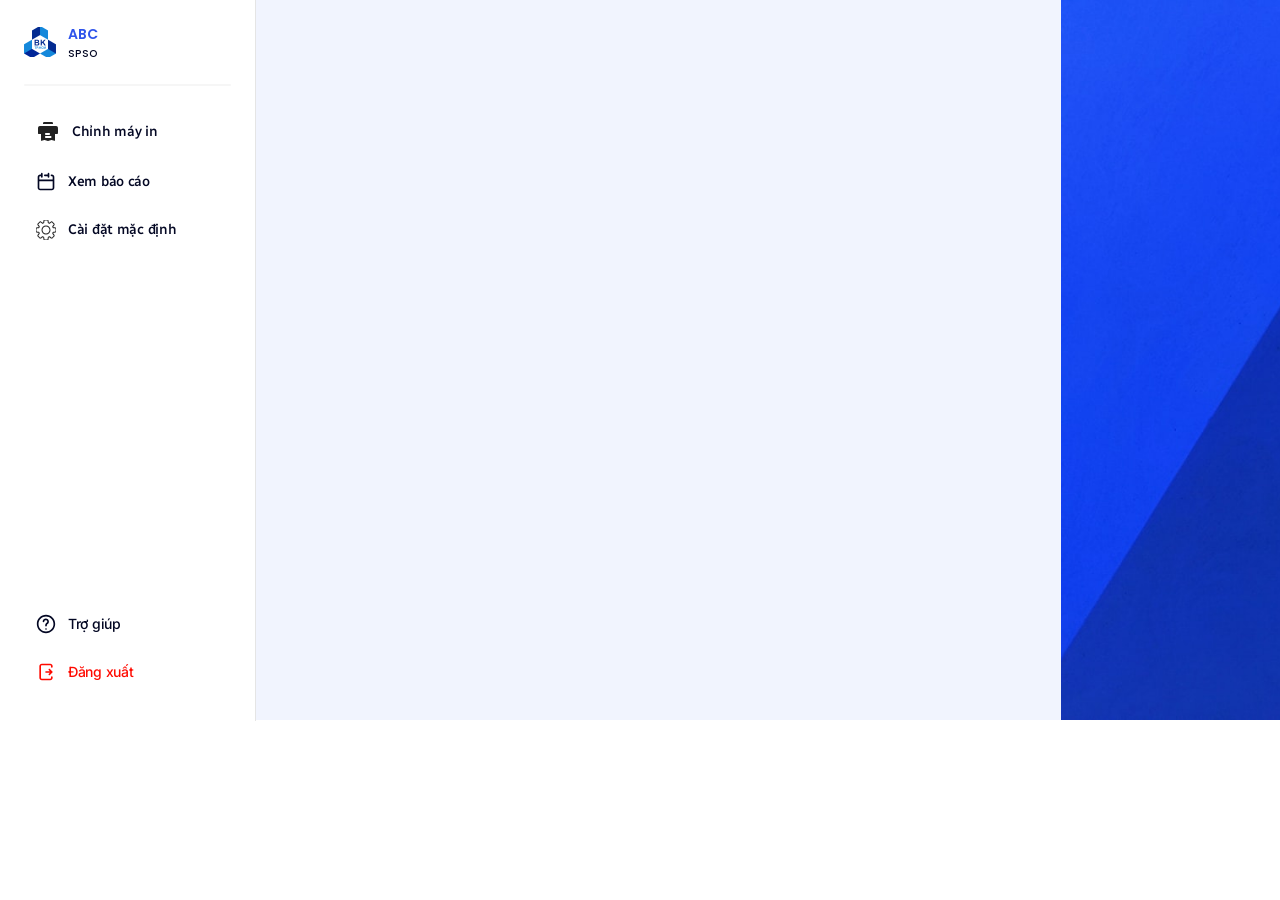
<file: UI demo/Temp VNese/SPSOMain.html>
<!DOCTYPE html>
<html>
  <head>
    <meta charset="utf-8" />
    <meta name="viewport" content="initial-scale=1, width=device-width" />

    <link rel="stylesheet" href="./global.css" />
    <link rel="stylesheet" href="./SPSOMain.css" />
    <link
      rel="stylesheet"
      href="https://fonts.googleapis.com/css2?family=Inter:wght@400;500;700&display=swap"
    />
    <link
      rel="stylesheet"
      href="https://fonts.googleapis.com/css2?family=Itim:wght@400&display=swap"
    />
    <link
      rel="stylesheet"
      href="https://fonts.googleapis.com/css2?family=Alegreya Sans:wght@400&display=swap"
    />
    <link
      rel="stylesheet"
      href="https://fonts.googleapis.com/css2?family=Poppins:wght@500;600&display=swap"
    />
    <link
      rel="stylesheet"
      href="https://fonts.googleapis.com/css2?family=Radio Canada:wght@500&display=swap"
    />
    <link
      rel="stylesheet"
      href="https://fonts.googleapis.com/css2?family=Roboto:wght@300;400;600;700&display=swap"
    />
    <link
      rel="stylesheet"
      href="https://fonts.googleapis.com/css2?family=Montserrat:wght@300;400&display=swap"
    />
    <link
      rel="stylesheet"
      href="https://fonts.googleapis.com/css2?family=Roboto Condensed:wght@400&display=swap"
    />
    <link
      rel="stylesheet"
      href="https://fonts.googleapis.com/css2?family=Abel:wght@400&display=swap"
    />
  </head>
  <body>
    <div class="spsomain">
      <div class="template-6sign-up-parent2">
        <div class="template-6sign-up4">
          <div class="bg-main8"></div>
          <div class="template-6sign-up-parent2">
            <div class="bg-main9"></div>
          </div>
          <div class="right-section4">
            <img class="right-bg-icon4" alt="" src="./public/rightbg@2x.png" />

            <div class="right-bg-overlay-24"></div>
          </div>
        </div>
        <div class="sidebar-open4">
          <div class="profil4">
            <img class="image-1-icon5" alt="" src="./public/image-11@2x.png" />

            <div class="content4">
              <div class="title4">ABC</div>
              <div class="overline4">SPSO</div>
            </div>
          </div>
          <div class="divider4"></div>
          <div class="navigation8">
            <div class="link20" id="linkContainer">
              <img
                class="print-fill-icon2"
                alt=""
                src="./public/print-fill.svg"
              />

              <div class="label20">Chỉnh máy in</div>
            </div>
            <div class="link20" id="linkContainer1">
              <img
                class="icon-calendar4"
                alt=""
                src="./public/icon--calendar2.svg"
              />

              <div class="label20">Xem báo cáo</div>
            </div>
            <div class="dropdown9" id="dropdownContainer">
              <div class="link22">
                <img
                  class="icon-calendar4"
                  alt=""
                  src="./public/icon--reports.svg"
                />

                <div class="label20">Cài đặt mặc định</div>
              </div>
            </div>
          </div>
          <div class="navigation9">
            <div class="link23">
              <img
                class="icon-calendar4"
                alt=""
                src="./public/icon--helpcircle2.svg"
              />

              <div class="label20">Trợ giúp</div>
            </div>
            <div class="link24" id="linkContainer4">
              <img
                class="icon-calendar4"
                alt=""
                src="./public/icon--logout2.svg"
              />

              <div class="label20">Đăng xuất</div>
            </div>
          </div>
        </div>
      </div>
    </div>

    <script>
      var linkContainer = document.getElementById("linkContainer");
      if (linkContainer) {
        linkContainer.addEventListener("click", function (e) {
          window.location.href = "./SPSOConfPr.html";
        });
      }
      
      var linkContainer1 = document.getElementById("linkContainer1");
      if (linkContainer1) {
        linkContainer1.addEventListener("click", function (e) {
          window.location.href = "./SPSOLog.html";
        });
      }
      
      var dropdownContainer = document.getElementById("dropdownContainer");
      if (dropdownContainer) {
        dropdownContainer.addEventListener("click", function (e) {
          window.location.href = "./SPSOSysConf.html";
        });
      }
      
      var linkContainer4 = document.getElementById("linkContainer4");
      if (linkContainer4) {
        linkContainer4.addEventListener("click", function (e) {
          window.location.href = "./LoginSPSOPage.html";
        });
      }
      </script>
  </body>
</html>
</file>
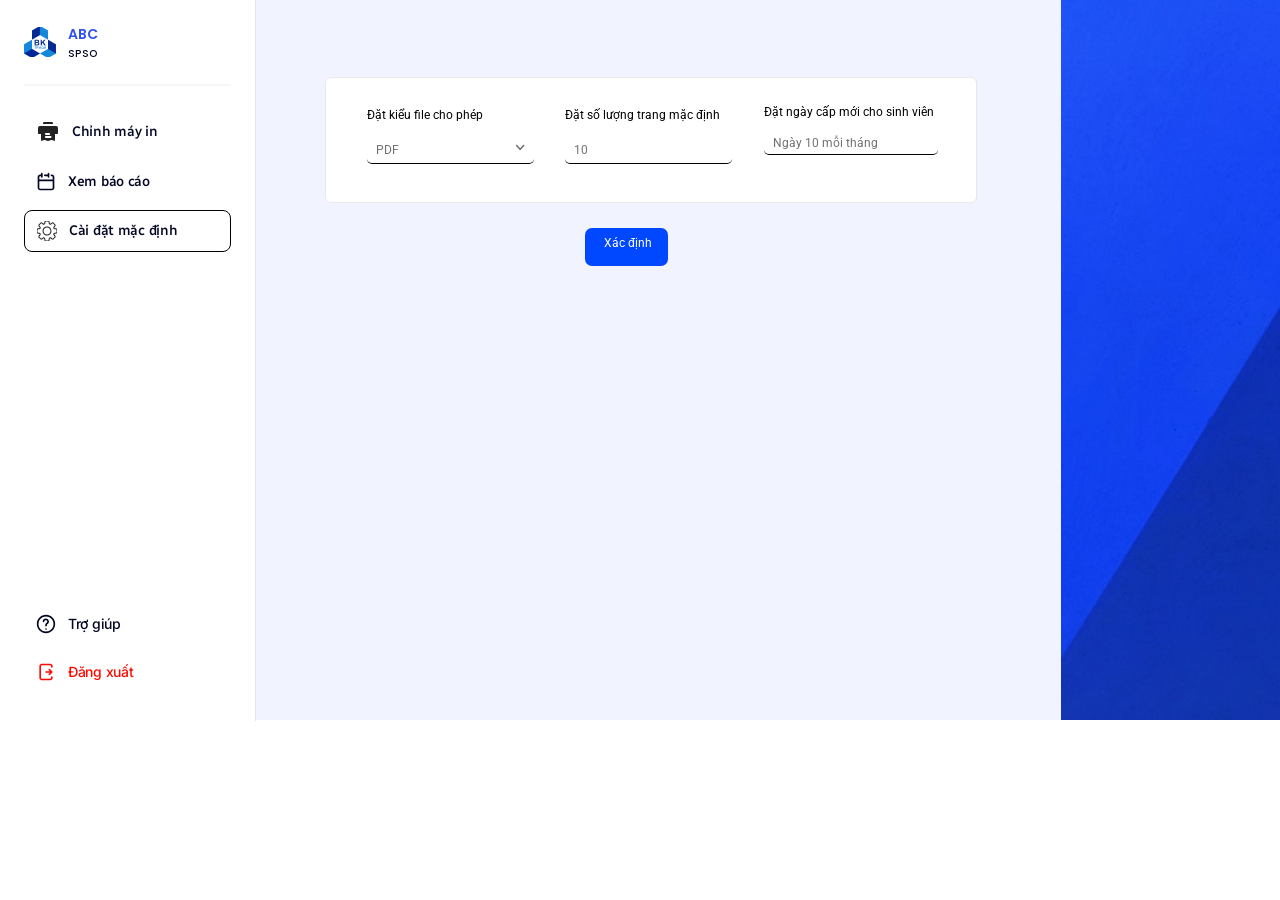
<file: UI demo/Temp VNese/SPSOSysConf.html>
<!DOCTYPE html>
<html>
  <head>
    <meta charset="utf-8" />
    <meta name="viewport" content="initial-scale=1, width=device-width" />

    <link rel="stylesheet" href="./global.css" />
    <link rel="stylesheet" href="./SPSOSysConf.css" />
    <link
      rel="stylesheet"
      href="https://fonts.googleapis.com/css2?family=Inter:wght@400;500;700&display=swap"
    />
    <link
      rel="stylesheet"
      href="https://fonts.googleapis.com/css2?family=Itim:wght@400&display=swap"
    />
    <link
      rel="stylesheet"
      href="https://fonts.googleapis.com/css2?family=Alegreya Sans:wght@400&display=swap"
    />
    <link
      rel="stylesheet"
      href="https://fonts.googleapis.com/css2?family=Poppins:wght@500;600&display=swap"
    />
    <link
      rel="stylesheet"
      href="https://fonts.googleapis.com/css2?family=Radio Canada:wght@500&display=swap"
    />
    <link
      rel="stylesheet"
      href="https://fonts.googleapis.com/css2?family=Roboto:wght@300;400;600;700&display=swap"
    />
    <link
      rel="stylesheet"
      href="https://fonts.googleapis.com/css2?family=Montserrat:wght@300;400&display=swap"
    />
    <link
      rel="stylesheet"
      href="https://fonts.googleapis.com/css2?family=Roboto Condensed:wght@400&display=swap"
    />
    <link
      rel="stylesheet"
      href="https://fonts.googleapis.com/css2?family=Abel:wght@400&display=swap"
    />
  </head>
  <body>
    <div class="spsosysconf">
      <div class="template-6sign-up-parent1">
        <div class="template-6sign-up3">
          <div class="bg-main6"></div>
          <div class="template-6sign-up-parent1">
            <div class="bg-main7"></div>
          </div>
          <div class="right-section3">
            <img class="right-bg-icon3" alt="" src="./public/rightbg@2x.png" />

            <div class="right-bg-overlay-23"></div>
          </div>
        </div>
        <div class="sidebar-open3">
          <div class="profil3">
            <img class="image-1-icon4" alt="" src="./public/image-11@2x.png" />

            <div class="content3">
              <div class="title3">ABC</div>
              <div class="overline3">SPSO</div>
            </div>
          </div>
          <div class="divider3"></div>
          <div class="navigation6" id="navigationContainer">
            <div class="link15" id="linkContainer">
              <img
                class="print-fill-icon1"
                alt=""
                src="./public/print-fill.svg"
              />

              <div class="label15">Chỉnh máy in</div>
            </div>
            <div class="link15" id="linkContainer1">
              <img
                class="icon-calendar3"
                alt=""
                src="./public/icon--calendar2.svg"
              />

              <div class="label15">Xem báo cáo</div>
            </div>
            <div class="dropdown5">
              <div class="link17">
                <img
                  class="icon-calendar3"
                  alt=""
                  src="./public/icon--reports.svg"
                />

                <div class="label15">Cài đặt mặc định</div>
              </div>
            </div>
          </div>
          <div class="navigation7">
            <div class="link18">
              <img
                class="icon-calendar3"
                alt=""
                src="./public/icon--helpcircle2.svg"
              />

              <div class="label15">Trợ giúp</div>
            </div>
            <div class="link19" id="linkContainer4">
              <img
                class="icon-calendar3"
                alt=""
                src="./public/icon--logout2.svg"
              />

              <div class="label15">Đăng xuất</div>
            </div>
          </div>
        </div>
        <div class="group-parent2">
          <div class="group-frame">
            <div class="group-frame">
              <div class="group-frame">
                <div class="group-child1"></div>
              </div>
            </div>
          </div>
          <div class="dropdown6">
            <div class="number2">Đặt ngày cấp mới cho sinh viên</div>
            <div class="dropdown-child2"></div>
            <div class="ngy-10-mi">Ngày 10 mỗi tháng</div>
          </div>
        </div>
        <div class="dropdown7">
          <div class="number3">Đặt số lượng trang mặc định</div>
          <div class="dropdown-child2"></div>
          <div class="pdf">10</div>
          <div class="print-button3">
            <div class="print-button-child1"></div>
            <div class="xc-nh">Xác định</div>
          </div>
        </div>
        <div class="dropdown8">
          <div class="orientation">Đặt kiểu file cho phép</div>
          <div class="dropdown-child2"></div>
          <img class="vector-icon1" alt="" src="./public/vector.svg" />

          <div class="pdf">PDF</div>
        </div>
      </div>
    </div>

    <script>
      var linkContainer = document.getElementById("linkContainer");
      if (linkContainer) {
        linkContainer.addEventListener("click", function (e) {
          window.location.href = "./SPSOConfPr.html";
        });
      }
      
      var linkContainer1 = document.getElementById("linkContainer1");
      if (linkContainer1) {
        linkContainer1.addEventListener("click", function (e) {
          window.location.href = "./SPSOLog.html";
        });
      }
      
      var navigationContainer = document.getElementById("navigationContainer");
      if (navigationContainer) {
        navigationContainer.addEventListener("click", function (e) {
          window.location.href = "./SPSOConfPr.html";
        });
      }
      
      var linkContainer4 = document.getElementById("linkContainer4");
      if (linkContainer4) {
        linkContainer4.addEventListener("click", function (e) {
          window.location.href = "./LoginSPSOPage.html";
        });
      }
      </script>
  </body>
</html>
</file>
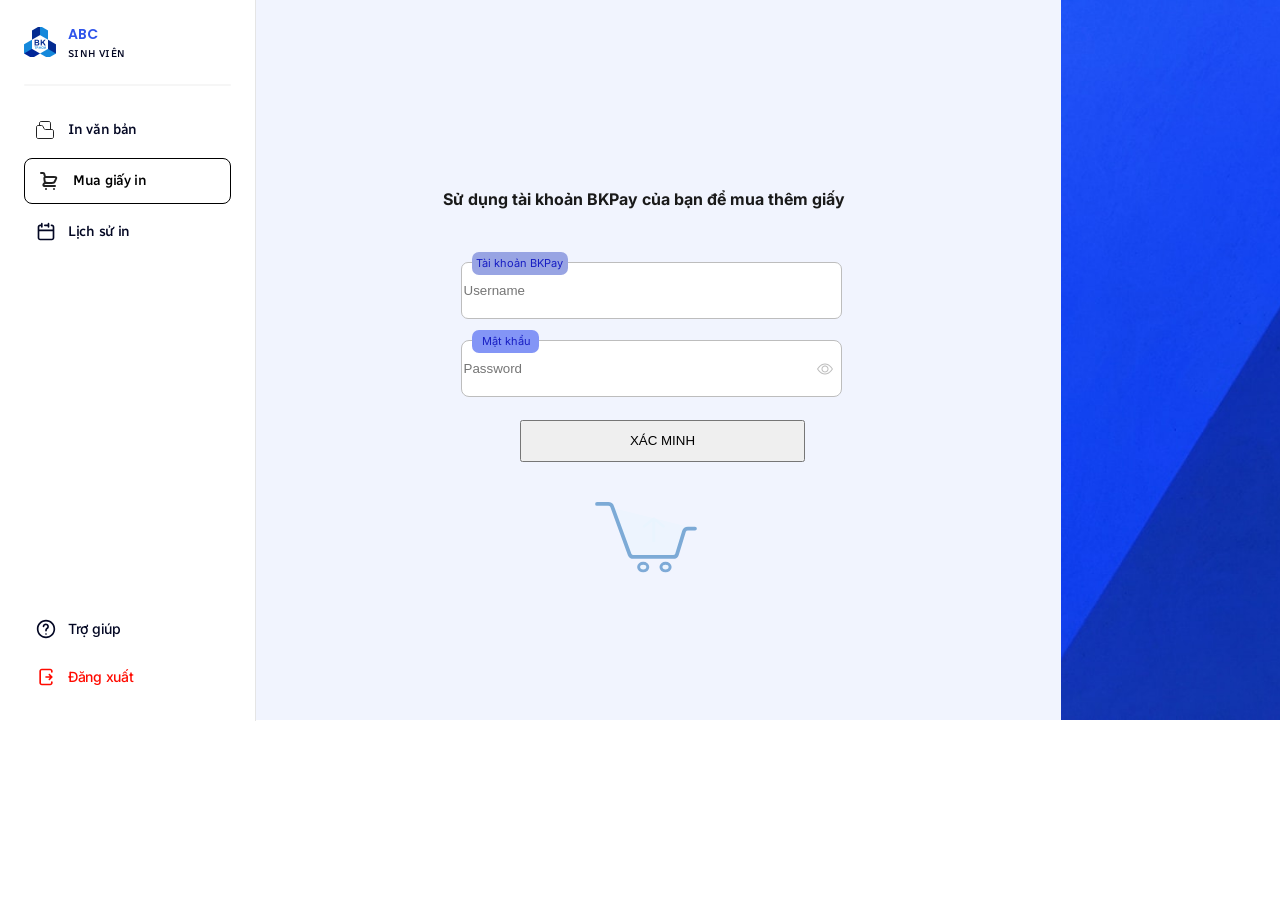
<file: UI demo/Temp VNese/StudBKP.html>
<!DOCTYPE html>
<html>
  <head>
    <meta charset="utf-8" />
    <meta name="viewport" content="initial-scale=1, width=device-width" />

    <link rel="stylesheet" href="./global.css" />
    <link rel="stylesheet" href="./StudBKP.css" />
    <link
      rel="stylesheet"
      href="https://fonts.googleapis.com/css2?family=Inter:wght@400;500;700&display=swap"
    />
    <link
      rel="stylesheet"
      href="https://fonts.googleapis.com/css2?family=Itim:wght@400&display=swap"
    />
    <link
      rel="stylesheet"
      href="https://fonts.googleapis.com/css2?family=Alegreya Sans:wght@400&display=swap"
    />
    <link
      rel="stylesheet"
      href="https://fonts.googleapis.com/css2?family=Poppins:wght@500;600&display=swap"
    />
    <link
      rel="stylesheet"
      href="https://fonts.googleapis.com/css2?family=Radio Canada:wght@500&display=swap"
    />
    <link
      rel="stylesheet"
      href="https://fonts.googleapis.com/css2?family=Roboto:wght@300;400;600;700&display=swap"
    />
    <link
      rel="stylesheet"
      href="https://fonts.googleapis.com/css2?family=Montserrat:wght@300;400&display=swap"
    />
    <link
      rel="stylesheet"
      href="https://fonts.googleapis.com/css2?family=Roboto Condensed:wght@400&display=swap"
    />
    <link
      rel="stylesheet"
      href="https://fonts.googleapis.com/css2?family=Abel:wght@400&display=swap"
    />
  </head>
  <body>
    <div class="studbkp">
      <div class="template-6sign-up-parent4">
        <div class="template-6sign-up8">
          <div class="bg-main15"></div>
          <div class="template-6sign-up-parent4">
            <div class="bg-main16"></div>
          </div>
          <div class="right-section8">
            <img class="right-bg-icon8" alt="" src="./public/rightbg@2x.png" />

            <div class="right-bg-overlay-28"></div>
          </div>
          <b class="s-dng-ti"
            >Sử dụng tài khoản BKPay của bạn để mua thêm giấy
          </b>
          <img class="group-icon" alt="" src="./public/group.svg" />
        </div>
        <div class="sidebar-open8">
          <div class="profil8">
            <img class="image-1-icon9" alt="" src="./public/image-11@2x.png" />

            <div class="content8">
              <div class="title8">ABC</div>
              <div class="overline8">sinh viên</div>
            </div>
          </div>
          <div class="divider8"></div>
          <div class="navigation16">
            <div class="link40" id="linkContainer">
              <img
                class="analytics-1-icon4"
                alt=""
                src="./public/analytics-1.svg"
              />

              <div class="label40">In văn bản</div>
            </div>
            <div class="link41">
              <img
                class="basket-alt-3-icon4"
                alt=""
                src="./public/basket-alt-3.svg"
              />

              <div class="label40">Mua giấy in</div>
            </div>
            <div class="link40" id="linkContainer2">
              <img
                class="analytics-1-icon4"
                alt=""
                src="./public/icon--calendar2.svg"
              />

              <div class="label40">Lịch sử in</div>
            </div>
          </div>
          <div class="navigation17">
            <div class="link43">
              <img
                class="analytics-1-icon4"
                alt=""
                src="./public/icon--helpcircle2.svg"
              />

              <div class="label40">Trợ giúp</div>
            </div>
            <div class="link44" id="linkContainer4">
              <img
                class="analytics-1-icon4"
                alt=""
                src="./public/icon--logout2.svg"
              />

              <div class="label40">Đăng xuất</div>
            </div>
          </div>
        </div>
        <div class="form">
          <div class="input-parent">
            <div class="input">
              
              
              <input type="text" class="input1" id="username" placeholder="Username" />
              <div class="label45">         
                <div class="divider9"></div>
                <div class="your-name">Tài khoản BKPay</div>
              </div>
            </div>
            <div class="input-copy-2">
              <input type="password" class="input2" id="password" placeholder="Password" />
              <img class="ex-iconeye" alt="" src="./public/exiconeye.svg" />
              <div class="label46">
                <div class="divider10"></div>
                <div class="password">Mật khẩu</div>
              </div>
            </div>
          </div>
          <div class="btn-prytemplate1" id="btnPrytemplate1Container">
            <div class="btn-prytemplate1" id="btnPrytemplate1Container">
              <button id="loginButton" class="get-started">XÁC MINH</button>
            </div>
        </div>
      </div>
    </div>

    <script>
      document.getElementById('loginButton').addEventListener('click', function(event) {
        // Prevent the default form submission behavior
        event.preventDefault();
      
        var enteredUsername = document.getElementById('username').value;
        var enteredPassword = document.getElementById('password').value;
    
        // Hardcoded user credentials
        var users = [
          { username: 'user1', password: 'pass1' },
          { username: 'user2', password: 'pass2' }
          // Add more users as needed
        ];
    
        let userExists = users.some(user => user.username === enteredUsername && user.password === enteredPassword);
        if (userExists) {
          alert('Login successful!');
          window.location.href = "./StudBuy.html";
          // Redirect to another page or change the UI accordingly
        } else {
          alert('Invalid username or password');
          return;
        }
      });
      
      
      

      var linkContainer = document.getElementById("linkContainer");
      if (linkContainer) {
        linkContainer.addEventListener("click", function (e) {
          window.location.href = "./StudSeleFile.html";
        });
      }
      
      var linkContainer2 = document.getElementById("linkContainer2");
      if (linkContainer2) {
        linkContainer2.addEventListener("click", function (e) {
          window.location.href = "./StudLog.html";
        });
      }
      
      var linkContainer4 = document.getElementById("linkContainer4");
      if (linkContainer4) {
        linkContainer4.addEventListener("click", function (e) {
          window.location.href = "./LoginStudentPage.html";
        });
      }
      
      var btnPrytemplate1Container = document.getElementById(
        "btnPrytemplate1Container"
      );
      if (btnPrytemplate1Container) {
        btnPrytemplate1Container.addEventListener("click", function (e) {
          //window.location.href = "./StudBuy.html";
        });
      }
      </script>
  </body>
</html>
</file>
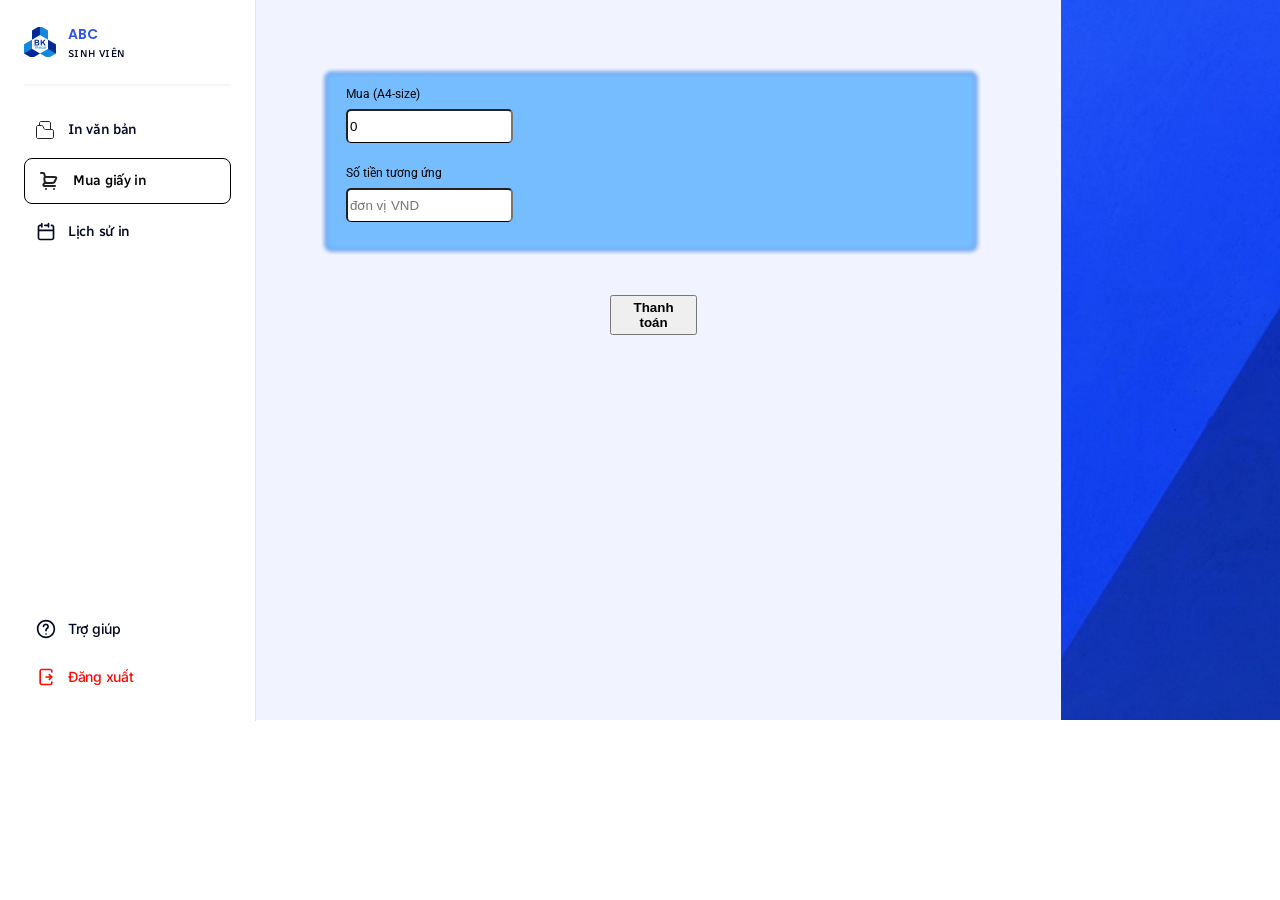
<file: UI demo/Temp VNese/StudBuy.html>
<!DOCTYPE html>
<html>
  <head>
    <meta charset="utf-8" />
    <meta name="viewport" content="initial-scale=1, width=device-width" />

    <link rel="stylesheet" href="./global.css" />
    <link rel="stylesheet" href="./StudBuy.css" />
    <link
      rel="stylesheet"
      href="https://fonts.googleapis.com/css2?family=Inter:wght@400;500;700&display=swap"
    />
    <link
      rel="stylesheet"
      href="https://fonts.googleapis.com/css2?family=Itim:wght@400&display=swap"
    />
    <link
      rel="stylesheet"
      href="https://fonts.googleapis.com/css2?family=Alegreya Sans:wght@400&display=swap"
    />
    <link
      rel="stylesheet"
      href="https://fonts.googleapis.com/css2?family=Poppins:wght@500;600&display=swap"
    />
    <link
      rel="stylesheet"
      href="https://fonts.googleapis.com/css2?family=Radio Canada:wght@500&display=swap"
    />
    <link
      rel="stylesheet"
      href="https://fonts.googleapis.com/css2?family=Roboto:wght@300;400;600;700&display=swap"
    />
    <link
      rel="stylesheet"
      href="https://fonts.googleapis.com/css2?family=Montserrat:wght@300;400&display=swap"
    />
    <link
      rel="stylesheet"
      href="https://fonts.googleapis.com/css2?family=Roboto Condensed:wght@400&display=swap"
    />
    <link
      rel="stylesheet"
      href="https://fonts.googleapis.com/css2?family=Abel:wght@400&display=swap"
    />
  </head>
  <body>
    <div class="studbuy">
      <div class="template-6sign-up-container">
        <div class="template-6sign-up-container">
          <div class="template-6sign-up2">
            <div class="bg-main4"></div>
            <div class="template-6sign-up-container">
              <div class="bg-main5"></div>
            </div>
            <div class="right-section2">
              <img
                class="right-bg-icon2"
                alt=""
                src="./public/rightbg@2x.png"
              />

              <div class="right-bg-overlay-22"></div>
            </div>
          </div>
          <div class="sidebar-open2">
            <div class="profil2">
              <img
                class="image-1-icon3"
                alt=""
                src="./public/image-11@2x.png"
              />

              <div class="content2">
                <div class="title2">ABC</div>
                <div class="overline2">sinh viên</div>
              </div>
            </div>
            <div class="divider2"></div>
            <div class="navigation4">
              <div class="link10" id="linkContainer">
                <img
                  class="analytics-1-icon1"
                  alt=""
                  src="./public/analytics-1.svg"
                />

                <div class="label10">In văn bản</div>
              </div>
              <div class="link11">
                <img
                  class="basket-alt-3-icon1"
                  alt=""
                  src="./public/basket-alt-3.svg"
                />

                <div class="label10">Mua giấy in</div>
              </div>
              <div class="link10" id="linkContainer2">
                <img
                  class="analytics-1-icon1"
                  alt=""
                  src="./public/icon--calendar1.svg"
                />

                <div class="label10">Lịch sử in</div>
              </div>
            </div>
            <div class="navigation5">
              <div class="link13">
                <img
                  class="analytics-1-icon1"
                  alt=""
                  src="./public/icon--helpcircle1.svg"
                />

                <div class="label10">Trợ giúp</div>
              </div>
              <div class="link14" id="linkContainer4">
                <img
                  class="analytics-1-icon1"
                  alt=""
                  src="./public/icon--logout1.svg"
                />

                <div class="label10">Đăng xuất</div>
              </div>
            </div>
          </div>
          <div class="print-button2" onclick="purchaseSuccessful()">
            <!-- <div class="print-button-inner"></div> -->
            <button id "thanhtoan" class="thanh-ton">Thanh toán</div>
          </div>
        </div>
        <div class="vector-parent">
          <img class="rectangle-icon" alt="" src="./public/rectangle-10.svg" />

          <div class="dropdown-group">
            <div class="dropdown3">
              <div class="number">Mua (A4-size)</div>
              <input type="number" class="dropdown-inner" value="0" min="0">
            </div>
            <div class="dropdown4">
              <div class="number">Số tiền tương ứng</div>
              <input type = "number" class = "dropdown-inner" placeholder="đơn vị VND" min="1000" step="1000">
            </div>
          </div>
        </div>
      </div>
    </div>

    <script>
      function purchaseSuccessful() { // got bug and not working !!!
        alert("Bạn đã thanh toán thành công!"); // This will show a popup saying "Bạn đã thanh toán thành công!" which means "You have purchased successfully!"
      }
      var linkContainer = document.getElementById("linkContainer");
      if (linkContainer) {
        linkContainer.addEventListener("click", function (e) {
          window.location.href = "./StudSeleFile.html";
        });
      }
      
      var linkContainer2 = document.getElementById("linkContainer2");
      if (linkContainer2) {
        linkContainer2.addEventListener("click", function (e) {
          window.location.href = "./StudLog.html";
        });
      }
      
      var linkContainer4 = document.getElementById("linkContainer4");
      if (linkContainer4) {
        linkContainer4.addEventListener("click", function (e) {
          window.location.href = "./LoginStudentPage.html";
        });
      }
      </script>
  </body>
</html>
</file>
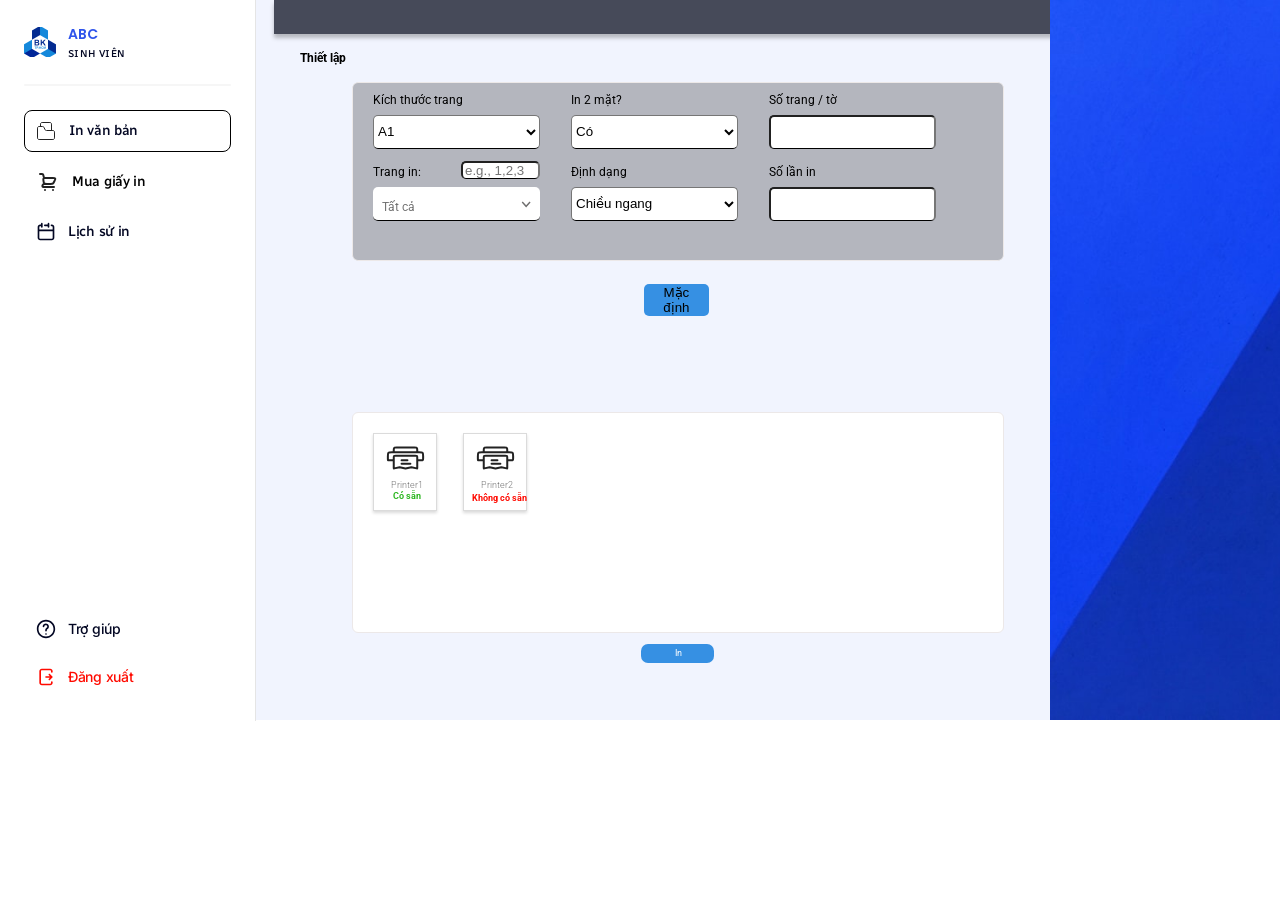
<file: UI demo/Temp VNese/StudCfmPr.html>
<!DOCTYPE html>
<html>
  <head>
    <meta charset="utf-8" />
    <meta name="viewport" content="initial-scale=1, width=device-width" />

    <link rel="stylesheet" href="./global.css" />
    <link rel="stylesheet" href="./StudCfmPr.css" />
    <link
      rel="stylesheet"
      href="https://fonts.googleapis.com/css2?family=Inter:wght@400;500;700&display=swap"
    />
    <link
      rel="stylesheet"
      href="https://fonts.googleapis.com/css2?family=Itim:wght@400&display=swap"
    />
    <link
      rel="stylesheet"
      href="https://fonts.googleapis.com/css2?family=Alegreya Sans:wght@400&display=swap"
    />
    <link
      rel="stylesheet"
      href="https://fonts.googleapis.com/css2?family=Poppins:wght@500;600&display=swap"
    />
    <link
      rel="stylesheet"
      href="https://fonts.googleapis.com/css2?family=Radio Canada:wght@500&display=swap"
    />
    <link
      rel="stylesheet"
      href="https://fonts.googleapis.com/css2?family=Roboto:wght@300;400;600;700&display=swap"
    />
    <link
      rel="stylesheet"
      href="https://fonts.googleapis.com/css2?family=Montserrat:wght@300;400&display=swap"
    />
    <link
      rel="stylesheet"
      href="https://fonts.googleapis.com/css2?family=Roboto Condensed:wght@400&display=swap"
    />
    <link
      rel="stylesheet"
      href="https://fonts.googleapis.com/css2?family=Abel:wght@400&display=swap"
    />
  </head>
  <body>
    <div class="studcfmpr">
      <div class="template-6sign-up6">
        <div class="bg-main-parent">
          <div class="bg-main12"></div>
          <div class="upload-files">
            <img
              class="upload-files-child"
              alt=""
              src="./public/rectangle-1.svg"
            />

            <b class="thit-lp">Thiết lập </b>
            <div class="upload-files-item"></div>
            <div class="print-button7">
              <div class="print-button-child5"></div>
              <div class="in">In</div>
            </div>
            <div class="print-button8">
              <!-- <div class="print-button-child5"></div> -->
              <button id="Addbutton" class="mc-nh">Mặc định</div>
            </div>
            <b class="chn-my-in1">Chọn máy in </b>
            <div class="in-vn-bn">In văn bản</div>
          </div>
        </div>
        <div class="vector-group">
          <img class="group-child4" alt="" src="./public/rectangle-101.svg" />

          <div class="group-parent10">
            <div class="dropdown-container">
              <div class="dropdown16">
                <div class="both-side">Kích thước trang</div>
                <select id = "pageSizeSelect" class = "dropdown-child10">
                  <option value="A1">A1</option>
                  <option value="A2">A2</option>
                  <option value="A3">A3</option>
                  <option value="A4">A4</option> 
                </select>

              </div>
              <div class="dropdown17">
                <div class="both-side">In 2 mặt?</div>
                <select id = "pageSizeSelect" class = "dropdown-child10">
                  <option value="A1">Có</option>
                  <option value="A2">Không</option> 
                </select>

              </div>
              <div class="dropdown19">
                <div class="both-side">Định dạng</div>
                <select id = "pageSizeSelect" class = "dropdown-child10">
                  <option value="A1">Chiều ngang</option>
                  <option value="A2">Chiều dọc </option> 
                </select>
              </div>
              <div class="dropdown20">
                <div class="both-side">Số trang / tờ</div>
                <input type="number" id="pagesPerSheet" class="dropdown-child10" min="1" />
              </div>
              <div class="dropdown18">
                <div class="both-side">Số lần in</div>
                <input type="number" id="Timesofprint" class="dropdown-child10" min="1" />

              </div>
            </div>
            <div class="dropdown-parent1">
              <div class="dropdown21">
                <div class="pages-wrapper">
                  <div class="pages">Trang in:</div>
                  
                </div>
                <div class="dropdown-child10"></div>
                <img class="vector-icon3" alt="" src="./public/vector.svg" />

                <div class="khng">Tất cả</div>
              </div>
              <div class="vector-container">
                <input type="text" id="page_to_print" class="dropdown-child10" placeholder="e.g., 1,2,3" pattern="\d+(,\d+)*" title="Enter numbers separated by commas" />
                <!-- <img class="vector-icon8" alt="" src="./public/vector2.svg" /> -->

                <!-- <div class="div37">...</div> -->
                <!-- <img class="vector-icon9" alt="" src="./public/vector3.svg" /> -->
              </div>
            </div>
          </div>
        </div>
        <div class="right-section6">
          <img class="right-bg-icon6" alt="" src="./public/rightbg@2x.png" />

          <div class="right-bg-overlay-26"></div>
        </div>
        <div class="rectangle-parent2">
          <div class="group-child5"></div>
          <div class="document-uploded-pdf1">
            <div class="document-uploded-pdf-item"></div>
            <img class="print-icon1" alt="" src="./public/print1.svg" />

            <div class="printer11">Printer1</div>
            <b class="c-sn1">Có sẵn </b>
          </div>
          <div class="document-uploded-pdf2">
            <div class="document-uploded-pdf-item"></div>
            <img class="print-icon1" alt="" src="./public/print1.svg" />

            <div class="printer11">Printer2</div>
            <b class="khng-c-sn">Không có sẵn </b>
          </div>
        </div>
      </div>
      <div class="sidebar-open6">
        <div class="profil6">
          <img class="image-1-icon7" alt="" src="./public/image-11@2x.png" />

          <div class="content6">
            <div class="title6">ABC</div>
            <div class="overline6">sinh viên</div>
          </div>
        </div>
        <div class="divider6"></div>
        <div class="navigation12">
          <div class="link30">
            <img
              class="analytics-1-icon2"
              alt=""
              src="./public/analytics-1.svg"
            />

            <div class="label30">In văn bản</div>
          </div>
          <div class="link31" id="linkContainer1">
            <img
              class="basket-alt-3-icon2"
              alt=""
              src="./public/basket-alt-3.svg"
            />

            <div class="label30">Mua giấy in</div>
          </div>
          <div class="link32" id="linkContainer2">
            <img
              class="analytics-1-icon2"
              alt=""
              src="./public/icon--calendar.svg"
            />

            <div class="label30">Lịch sử in</div>
          </div>
        </div>
        <div class="navigation13">
          <div class="link33">
            <img
              class="analytics-1-icon2"
              alt=""
              src="./public/icon--helpcircle.svg"
            />

            <div class="label30">Trợ giúp</div>
          </div>
          <div class="link34">
            <img
              class="analytics-1-icon2"
              alt=""
              src="./public/icon--logout.svg"
            />

            <div class="label30">Đăng xuất</div>
          </div>
        </div>
      </div>
    </div>

    <script>
      var linkContainer1 = document.getElementById("linkContainer1");
      if (linkContainer1) {
        linkContainer1.addEventListener("click", function (e) {
          window.location.href = "./StudBKP.html";
        });
      }
      
      var linkContainer2 = document.getElementById("linkContainer2");
      if (linkContainer2) {
        linkContainer2.addEventListener("click", function (e) {
          window.location.href = "./StudLog.html";
        });
      }
      </script>
      <script src="StudCfmPr.js"></script>

  </body>
</html>
</file>
<file: UI demo/Temp VNese/global.css>
body {
  margin: 0;
  line-height: normal;
}

:root {
  /* fonts */
  --font-itim: Itim;
  --dispaly-16-medium: Inter;
  --font-roboto-condensed: "Roboto Condensed";
  --font-roboto: Roboto;
  --font-montserrat: Montserrat;
  --font-alegreya-sans: "Alegreya Sans";
  --font-radio-canada: "Radio Canada";
  --font-poppins: Poppins;
  --font-abel: Abel;

  /* font sizes */
  --font-size-111xl: 130px;
  --dispaly-16-medium-size: 16px;
  --font-size-xs: 12px;
  --font-size-5xl: 24px;
  --font-size-3xl: 22px;
  --font-size-sm: 14px;
  --font-size-3xs: 10px;
  --font-size-4xs: 9px;
  --font-size-2xs: 11px;
  --font-size-sm-7: 13.7px;
  --dispaly-18-regular-size: 18px;
  --font-size-21xl: 40px;

  /* Colors */
  --color-lavender: #ebefff;
  --color-blue: #3709ef;
  --color-white1: #fff;
  --color-gray-100: #777;
  --color-gray-200: #222;
  --color-gray-300: #1a1a1a;
  --color-gray-400: #181818;
  --black: #030723;
  --color-gray-500: rgba(0, 0, 0, 0.1);
  --color-gray-600: rgba(0, 0, 0, 0.9);
  --color-gray-700: rgba(0, 0, 0, 0.12);
  --color-black: #000;
  --color-cornflowerblue-100: #afb3ff;
  --color-cornflowerblue-200: #3690e3;
  --color-cornflowerblue-300: rgba(175, 179, 255, 0);
  --color-royalblue-100: #656ed3;
  --color-darkblue: #212abc;
  --color-darkslategray-100: #464a59;
  --text-title: #273552;
  --color-darkslategray-200: rgba(38, 50, 56, 0.19);
  --color-midnightblue: #002b9a;
  --color-mediumblue-100: #0048ff;
  --color-mediumblue-200: #181fc3;
  --color-whitesmoke-100: #f6f6f6;
  --color-whitesmoke-200: #ece8e8;
  --color-mediumslateblue-100: #425ef3;
  --btn-main: #2f54eb;
  --color-red: #ff0a00;
  --color-ghostwhite: #f1f4fe;
  --color-dimgray: #717171;
  --color-darkgray: rgba(183, 178, 178, 0.68);
  --color-lime: #00ff38;
  --color-limegreen: #2cb620;
  --color-gainsboro: #dbdbdb;
  --color-silver: #bdbdbd;
  --text-content: #495871;

  /* Gaps */
  --gap-9xs: 4px;
  --gap-5xl: 24px;
  --gap-5xs: 8px;
  --gap-xs: 12px;
  --gap-8xs-6: 4.6px;
  --gap-11xl-5: 30.5px;
  --gap-6xs-1: 6.1px;

  /* Paddings */
  --padding-3xs: 10px;
  --padding-5xs: 8px;
  --padding-5xl: 24px;
  --padding-xs: 12px;
  --padding-3xs-2: 9.2px;
  --padding-2xs-7: 10.7px;
  --padding-base-8: 16.8px;

  /* Border radiuses */
  --br-6xl: 25px;
  --br-5xs: 8px;
  --br-31xl: 50px;
  --br-8xs: 5px;
  --br-6xs: 7px;
  --br-11xs: 2px;
  --br-7xs: 6px;
  --br-11xl: 30px;
  --br-9xs-1: 3.1px;
  --br-86xl-5: 105.5px;
}
</file>
<file: UI demo/Temp VNese/index.css>
.header-child {
  position: absolute;
  top: 143px;
  left: 57px;
  width: 676.89px;
  height: 508.2px;
}
.blabla {
  position: relative;
  font-weight: 500;
}
.blabla-wrapper {
  border-radius: 9.16px;
  background-color: rgba(56, 80, 208, 0.66);
  display: flex;
  flex-direction: row;
  align-items: flex-start;
  justify-content: flex-start;
  padding: 7.631442546844482px 12.210308074951172px;
}
.bla {
  position: relative;
  font-size: 48.84px;
  font-weight: 500;
  color: var(--text-title);
  display: inline-block;
  width: 458.65px;
}
.frame-parent7 {
  display: flex;
  flex-direction: column;
  align-items: flex-start;
  justify-content: flex-start;
  gap: 18.32px;
}
.blablabla {
  position: relative;
  font-size: 13.74px;
  line-height: 23.66px;
  color: var(--text-content);
}
.frame-parent6 {
  position: absolute;
  top: 253px;
  left: 206px;
  display: flex;
  flex-direction: column;
  align-items: flex-start;
  justify-content: flex-start;
  gap: 30.53px;
}
.image-6-icon {
  position: absolute;
  top: 199px;
  left: 640px;
  width: 665px;
  height: 370px;
  object-fit: cover;
}
.chevron-icon {
  position: relative;
  width: 18.32px;
  height: 18.32px;
  overflow: hidden;
  flex-shrink: 0;
}
.component-3 {
  position: absolute;
  top: 504.63px;
  left: 206px;
  border-radius: 3.05px;
  background-color: var(--btn-main);
  display: flex;
  flex-direction: row;
  align-items: center;
  justify-content: center;
  padding: 9.157731056213379px 10.684019088745117px 9.157731056213379px
    16.789173126220703px;
  gap: 4.58px;
  text-align: right;
  font-size: var(--dispaly-16-medium-size);
  color: var(--color-whitesmoke-100);
}
.header {
  position: absolute;
  top: 0;
  left: 0;
  background-color: var(--color-white1);
  width: 1280px;
  height: 720px;
  overflow: hidden;
}
.content10,
.sort-icon {
  position: relative;
}
.sort-icon {
  width: 15.26px;
  height: 15.26px;
  overflow: hidden;
  flex-shrink: 0;
}
.menu {
  display: flex;
  flex-direction: row;
  align-items: center;
  justify-content: center;
  gap: 6.11px;
  font-size: var(--dispaly-18-regular-size);
}
.sort-icon1 {
  position: relative;
  width: 15.26px;
  height: 15.26px;
  overflow: hidden;
  flex-shrink: 0;
  display: none;
}
.menu-parent,
.menu1 {
  display: flex;
  flex-direction: row;
  align-items: center;
  justify-content: center;
  gap: 6.11px;
}
.menu-parent {
  position: absolute;
  top: calc(50% - 8.47px);
  left: calc(50% - 262px);
  align-items: flex-start;
  justify-content: flex-start;
  gap: 30.53px;
}
.image-1-icon11 {
  position: relative;
  width: 25px;
  height: 25px;
  object-fit: cover;
}
.student-smart-printing {
  position: relative;
  display: inline-block;
  width: 123px;
  flex-shrink: 0;
  -webkit-text-stroke: 1px #000;
}
.frame-parent8,
.image-1-group {
  position: absolute;
  background-color: var(--color-white1);
}
.image-1-group {
  top: 3px;
  left: 104px;
  border-radius: var(--br-5xs);
  border: 1px solid var(--color-gray-700);
  box-sizing: border-box;
  width: 164px;
  height: 56px;
  display: flex;
  flex-direction: row;
  align-items: center;
  justify-content: flex-start;
  padding: var(--padding-3xs) 0 var(--padding-3xs) var(--padding-5xs);
  gap: var(--gap-9xs);
  text-align: center;
  font-size: var(--dispaly-16-medium-size);
  color: var(--color-black);
}
.frame-parent8 {
  top: 0;
  left: -5px;
  box-shadow: 0 3.052577018737793px 15.26px rgba(1, 1, 1, 0.08);
  width: 1285px;
  height: 61px;
  overflow: hidden;
  font-size: 13.74px;
  color: var(--text-title);
}
.component-31 {
  position: absolute;
  top: 12.21px;
  left: 1075.61px;
  border-radius: 3.05px;
  background-color: #3322f1;
  display: flex;
  flex-direction: row;
  align-items: center;
  justify-content: center;
  padding: 9.157731056213379px 10.684019088745117px 9.157731056213379px
    16.789173126220703px;
  gap: 4.58px;
  text-align: right;
  font-size: var(--dispaly-16-medium-size);
  color: var(--color-white1);
}
.homepage {
  position: relative;
  border-radius: 0 var(--br-11xl) var(--br-11xl) 0;
  box-shadow: 0 4px 30px rgba(0, 0, 0, 0.25);
  width: 100%;
  height: 720px;
  overflow: hidden;
  text-align: left;
  font-size: 12.21px;
  color: #101011;
  font-family: var(--dispaly-16-medium);
}
</file>
<file: UI demo/TestUI/global.css>
body {
  margin: 0;
  line-height: normal;
}

:root {
  /* fonts */
  --font-abel: Abel;
  --font-montserrat: Montserrat;
  --font-roboto: Roboto;
  --font-alegreya-sans: "Alegreya Sans";
  --font-inter: Inter;
  --font-poppins: Poppins;
  --font-abeezee: ABeeZee;
  --font-zen-kaku-gothic-antique: "Zen Kaku Gothic Antique";
  --font-itim: Itim;

  /* font sizes */
  --font-size-xs: 12px;
  --font-size-5xl: 24px;
  --font-size-sm: 14px;
  --font-size-3xs: 10px;
  --font-size-base: 16px;
  --font-size-4xs: 9px;
  --font-size-smi-8: 12.8px;
  --font-size-smi-2: 12.2px;
  --font-size-sm-7: 13.7px;
  --font-size-21xl: 40px;
  --font-size-111xl: 130px;

  /* Colors */
  --color-black: #000;
  --color-darkslategray-100: #464a59;
  --text-title: #273552;
  --color-darkslategray-200: rgba(38, 50, 56, 0.19);
  --color-white1: #fff;
  --color-gray-100: #777;
  --color-gray-200: #222;
  --color-gray-300: #1a1a1a;
  --color-gray-400: #181818;
  --black: #030723;
  --color-gray-500: rgba(0, 0, 0, 0.12);
  --color-gray-600: rgba(0, 0, 0, 0.1);
  --color-gray-700: rgba(0, 0, 0, 0.9);
  --color-midnightblue: #002b9a;
  --color-mediumblue-100: #0048ff;
  --color-mediumblue-200: #181fc3;
  --color-whitesmoke-100: #f6f6f6;
  --color-whitesmoke-200: #ece8e8;
  --color-mediumslateblue-100: #425ef3;
  --btn-main: #2f54eb;
  --color-red: #ff0a00;
  --color-ghostwhite: #f1f4fe;
  --color-dimgray: #717171;
  --color-cornflowerblue-100: #afb3ff;
  --color-cornflowerblue-200: #3690e3;
  --color-cornflowerblue-300: rgba(175, 179, 255, 0);
  --color-darkgray: rgba(183, 178, 178, 0.68);
  --color-lime: #00ff38;
  --color-limegreen: #2cb620;
  --color-gainsboro: #dbdbdb;
  --color-lightgray: #cbcbcb;
  --color-silver: #bdbdbd;
  --text-content: #495871;
  --color-royalblue-100: #656ed3;
  --color-lavender: #ebefff;
  --color-blue: #3709ef;
  --color-darkblue: #212abc;

  /* Gaps */
  --gap-5xl: 24px;
  --gap-5xs: 8px;
  --gap-xs: 12px;
  --gap-9xs: 4px;
  --gap-8xs-6: 4.6px;
  --gap-11xl-5: 30.5px;
  --gap-6xs-1: 6.1px;

  /* Paddings */
  --padding-5xl: 24px;
  --padding-3xs: 10px;
  --padding-xs: 12px;
  --padding-3xs-2: 9.2px;
  --padding-2xs-7: 10.7px;
  --padding-base-8: 16.8px;
  --padding-5xs: 8px;

  /* Border radiuses */
  --br-8xs: 5px;
  --br-6xs: 7px;
  --br-5xs: 8px;
  --br-11xs: 2px;
  --br-7xs: 6px;
  --br-11xl: 30px;
  --br-9xs-1: 3.1px;
  --br-31xl: 50px;
  --br-86xl-5: 105.5px;
  --br-6xl: 25px;
}
</file>
<file: UI demo/TestUI/index.css>
.header-child {
  position: absolute;
  top: 143px;
  left: 57px;
  width: 676.89px;
  height: 508.2px;
}
.blabla {
  position: relative;
  font-weight: 500;
}
.blabla-wrapper {
  border-radius: 9.16px;
  background-color: rgba(56, 80, 208, 0.66);
  display: flex;
  flex-direction: row;
  align-items: flex-start;
  justify-content: flex-start;
  padding: 7.631442546844482px 12.210308074951172px;
}
.bla {
  position: relative;
  font-size: 48.84px;
  font-weight: 500;
  color: var(--text-title);
  display: inline-block;
  width: 458.65px;
}
.frame-parent7 {
  display: flex;
  flex-direction: column;
  align-items: flex-start;
  justify-content: flex-start;
  gap: 18.32px;
}
.blablabla {
  position: relative;
  font-size: 13.74px;
  line-height: 23.66px;
  color: var(--text-content);
}
.frame-parent6 {
  position: absolute;
  top: 253px;
  left: 206px;
  display: flex;
  flex-direction: column;
  align-items: flex-start;
  justify-content: flex-start;
  gap: 30.53px;
}
.image-6-icon {
  position: absolute;
  top: 199px;
  left: 640px;
  width: 665px;
  height: 370px;
  object-fit: cover;
}
.chevron-icon {
  position: relative;
  width: 18.32px;
  height: 18.32px;
  overflow: hidden;
  flex-shrink: 0;
}
.component-3 {
  position: absolute;
  top: 504.63px;
  left: 206px;
  border-radius: 3.05px;
  background-color: var(--btn-main);
  display: flex;
  flex-direction: row;
  align-items: center;
  justify-content: center;
  padding: 9.157731056213379px 10.684019088745117px 9.157731056213379px
    16.789173126220703px;
  gap: 4.58px;
  text-align: right;
  color: var(--color-whitesmoke-100);
}
.header {
  position: absolute;
  top: 0;
  left: 0;
  background-color: var(--color-white1);
  width: 1280px;
  height: 720px;
  overflow: hidden;
}
.content10,
.sort-icon {
  position: relative;
}
.sort-icon {
  width: 15.26px;
  height: 15.26px;
  overflow: hidden;
  flex-shrink: 0;
}
.menu {
  display: flex;
  flex-direction: row;
  align-items: center;
  justify-content: center;
  gap: 6.11px;
}
.sort-icon1 {
  position: relative;
  width: 15.26px;
  height: 15.26px;
  overflow: hidden;
  flex-shrink: 0;
  display: none;
}
.menu-parent {
  position: absolute;
  top: calc(50% - 8.47px);
  left: calc(50% - 260px);
  display: flex;
  flex-direction: row;
  align-items: flex-start;
  justify-content: flex-start;
  gap: 30.53px;
}
.image-1-icon10 {
  position: relative;
  width: 25px;
  height: 25px;
  object-fit: cover;
}
.student-smart-printing {
  position: relative;
  display: inline-block;
  width: 123px;
  flex-shrink: 0;
  -webkit-text-stroke: 1px #000;
}
.frame-parent8,
.image-1-parent {
  position: absolute;
  background-color: var(--color-white1);
}
.image-1-parent {
  top: 3px;
  left: 104px;
  border-radius: var(--br-5xs);
  border: 1px solid var(--color-gray-500);
  box-sizing: border-box;
  width: 164px;
  height: 56px;
  display: flex;
  flex-direction: row;
  align-items: center;
  justify-content: flex-start;
  padding: var(--padding-3xs) 0 var(--padding-3xs) var(--padding-5xs);
  gap: var(--gap-9xs);
  text-align: center;
  font-size: var(--font-size-base);
  color: var(--color-black);
}
.frame-parent8 {
  top: 0;
  left: -5px;
  box-shadow: 0 3.052577018737793px 15.26px rgba(1, 1, 1, 0.08);
  width: 1285px;
  height: 61px;
  overflow: hidden;
  font-size: 13.74px;
  color: var(--text-title);
}
.component-31 {
  position: absolute;
  top: 12.21px;
  left: 1075.61px;
  border-radius: 3.05px;
  background-color: #3322f1;
  display: flex;
  flex-direction: row;
  align-items: center;
  justify-content: center;
  padding: 9.157731056213379px 10.684019088745117px 9.157731056213379px
    16.789173126220703px;
  gap: 4.58px;
  text-align: right;
  color: var(--color-white1);
}
.homepage {
  position: relative;
  border-radius: 0 var(--br-11xl) var(--br-11xl) 0;
  box-shadow: 0 4px 30px rgba(0, 0, 0, 0.25);
  width: 100%;
  height: 720px;
  overflow: hidden;
  text-align: left;
  font-size: 12.21px;
  color: #101011;
  font-family: var(--font-inter);
}
</file>
<file: UI demo/Temp VNese/Login.css>
.login-child,
.login-item {
  position: absolute;
  border-radius: 105.53px;
}
.login-child {
  top: 536.2px;
  left: -100.74px;
  background-color: var(--color-mediumblue-100);
  width: 635px;
  height: 826.53px;
  transform: rotate(-97.17deg);
  transform-origin: 0 0;
}
.login-item {
  top: 0;
  left: 99px;
  width: 377px;
  height: 488px;
}
.chn-phng-thc {
  position: absolute;
  top: 92px;
  left: 818px;
  font-size: var(--dispaly-16-medium-size);
}
.group-child8 {
  position: absolute;
  top: 0;
  left: 0;
  border-radius: var(--br-31xl);
  background-color: var(--color-cornflowerblue-300);
  border: 1px solid var(--color-royalblue-100);
  box-sizing: border-box;
  width: 367px;
  height: 118px;
}
.sinh-vin {
  position: absolute;
  top: 35px;
  left: 93px;
}
.group-child9,
.rectangle-parent5 {
  position: absolute;
  width: 367px;
  height: 118px;
}
.rectangle-parent5 {
  top: 164px;
  left: 756px;
  cursor: pointer;
  color: var(--color-midnightblue);
}
.group-child9 {
  top: 0;
  left: 0;
  border-radius: var(--br-31xl);
  background-color: var(--color-royalblue-100);
}
.spso {
  position: absolute;
  top: 35px;
  left: 131px;
}
.rectangle-parent6 {
  position: absolute;
  top: 392px;
  left: 756px;
  width: 367px;
  height: 118px;
  cursor: pointer;
  color: #f5f5f5;
}
.objectother-07-icon {
  position: absolute;
  height: 68.33%;
  width: 41.88%;
  top: 28.47%;
  right: 54.69%;
  bottom: 3.19%;
  left: 3.44%;
  max-width: 100%;
  overflow: hidden;
  max-height: 100%;
  object-fit: cover;
}
.image-1-icon12,
.login-inner {
  position: absolute;
  top: 342px;
  left: 769px;
  width: 338.5px;
  height: 1px;
}
.image-1-icon12 {
  top: 536px;
  left: 884px;
  width: 117px;
  height: 126px;
  object-fit: cover;
  cursor: pointer;
}
.login {
  position: relative;
  background-color: var(--color-lavender);
  width: 100%;
  height: 720px;
  overflow: hidden;
  text-align: left;
  font-size: var(--font-size-21xl);
  color: var(--color-gray-300);
  font-family: var(--dispaly-16-medium);
}
</file>
<file: UI demo/Temp VNese/LoginSPSOPage.css>
.loginspsopage-child {
  position: absolute;
  top: 0;
  left: 842px;
  background-color: var(--color-darkblue);
  width: 438px;
  height: 720px;
}
.loginspsopage-inner,
.loginspsopage-item {
  position: absolute;
  top: 250px;
  left: 122px;
  border-radius: var(--br-31xl);
  background-color: var(--color-cornflowerblue-300);
  border: 1px solid var(--color-royalblue-100);
  box-sizing: border-box;
  width: 367px;
  height: 34px;
}
.loginspsopage-inner {
  top: 326px;
}
.tn-ng-nhp1 {
  position: absolute;
  top: 220px;
  left: 122px;
}
.bn-l-sinh,
.trang-ng-nhp2 {
  position: absolute;
  top: 484px;
  left: 124px;
}
.trang-ng-nhp2 {
  top: 177px;
  left: 199px;
  color: var(--color-gray-300);
}
.group-child10 {
  position: absolute;
  top: 0;
  left: 0;
  border-radius: var(--br-31xl);
  background-color: var(--color-royalblue-100);
  width: 365px;
  height: 34px;
}
.login1 {
  position: absolute;
  top: 7px;
  left: 161px;
  font-weight: 500;
}
.rectangle-parent7 {
  position: absolute;
  top: 402px;
  left: 124px;
  width: 365px;
  height: 34px;
  cursor: pointer;
  color: var(--color-cornflowerblue-100);
}
.mt-khu1 {
  position: absolute;
  top: 296px;
  left: 124px;
}
.image-1-icon13 {
  position: relative;
  width: 25px;
  height: 25px;
  object-fit: cover;
}
.trang-ng-nhp3 {
  position: relative;
  display: inline-block;
  width: 149px;
  flex-shrink: 0;
}
.image-1-container {
  position: absolute;
  top: 460px;
  left: 303px;
  border-radius: var(--br-5xs);
  background-color: var(--color-white1);
  border: 1px solid var(--color-gray-700);
  box-sizing: border-box;
  width: 186px;
  height: 56px;
  display: flex;
  flex-direction: row;
  align-items: center;
  justify-content: flex-start;
  padding: var(--padding-3xs) 0 var(--padding-3xs) var(--padding-5xs);
  gap: var(--gap-9xs);
  cursor: pointer;
  text-align: center;
  color: var(--color-gray-400);
}
.image-3-icon,
.image-5-icon {
  position: absolute;
  object-fit: cover;
}
.image-3-icon {
  top: 177px;
  left: 556px;
  border-radius: var(--br-6xl);
  width: 573px;
  height: 339px;
}
.image-5-icon {
  top: 615px;
  left: 0;
  width: 846px;
  height: 105px;
  mix-blend-mode: overlay;
}
.spso1 {
  position: absolute;
  top: 16px;
  left: 148.69px;
  font-size: var(--font-size-111xl);
  text-transform: uppercase;
  font-family: var(--font-itim);
  color: var(--color-blue);
  display: inline-block;
  width: 349.94px;
  height: 117px;
  text-shadow: 0 4px 4px #e4e5f3;
  transform: rotate(0.34deg);
  transform-origin: 0 0;
  mix-blend-mode: hard-light;
}
.loginspsopage {
  position: relative;
  background-color: var(--color-lavender);
  width: 100%;
  height: 720px;
  overflow: hidden;
  text-align: left;
  font-size: var(--dispaly-16-medium-size);
  color: var(--color-black);
  font-family: var(--dispaly-16-medium);
}
</file>
<file: UI demo/Temp VNese/LoginStudentPage.css>
.loginstudentpage-child {
  position: absolute;
  top: 0;
  left: 842px;
  background-color: var(--color-darkblue);
  width: 438px;
  height: 720px;
}
.loginstudentpage-inner,
.loginstudentpage-item {
  position: absolute;
  top: 250px;
  left: 169px;
  border-radius: var(--br-31xl);
  background-color: var(--color-cornflowerblue-300);
  border: 1px solid var(--color-royalblue-100);
  box-sizing: border-box;
  width: 367px;
  height: 34px;
}
.loginstudentpage-inner {
  top: 326px;
}
.tn-ng-nhp {
  position: absolute;
  top: 220px;
  left: 169px;
}
.bn-l-nhn,
.trang-ng-nhp {
  position: absolute;
  top: 479px;
  left: 187px;
}
.trang-ng-nhp {
  top: 177px;
  left: 236px;
  color: var(--color-gray-300);
}
.group-child {
  position: absolute;
  top: 0;
  left: 0;
  border-radius: var(--br-31xl);
  background-color: var(--color-royalblue-100);
  width: 365px;
  height: 34px;
}
.ng-nhp {
  position: absolute;
  top: 8px;
  left: 141px;
  font-weight: 500;
}
.mt-khu,
.rectangle-parent {
  position: absolute;
  left: 171px;
}
.rectangle-parent {
  top: 402px;
  width: 365px;
  height: 34px;
  cursor: pointer;
  color: var(--color-cornflowerblue-100);
}
.mt-khu {
  top: 296px;
}
.image-1-icon {
  position: relative;
  width: 25px;
  height: 25px;
  object-fit: cover;
}
.trang-ng-nhp1 {
  position: relative;
  display: inline-block;
  width: 123px;
  flex-shrink: 0;
}
.image-1-parent {
  position: absolute;
  top: 460px;
  left: 372px;
  border-radius: var(--br-5xs);
  background-color: var(--color-white1);
  border: 1px solid var(--color-gray-700);
  box-sizing: border-box;
  width: 164px;
  height: 56px;
  display: flex;
  flex-direction: row;
  align-items: center;
  justify-content: flex-start;
  padding: var(--padding-3xs) 0 var(--padding-3xs) var(--padding-5xs);
  gap: var(--gap-9xs);
  cursor: pointer;
  text-align: center;
  color: var(--color-gray-400);
}
.image-2-icon {
  position: absolute;
  top: 177px;
  left: 556px;
  border-radius: var(--br-6xl);
  width: 573px;
  height: 339px;
  object-fit: cover;
}
.student {
  position: absolute;
  top: 15px;
  left: 62.69px;
  font-size: var(--font-size-111xl);
  text-transform: uppercase;
  font-family: var(--font-itim);
  color: var(--color-blue);
  display: inline-block;
  width: 565.87px;
  height: 117px;
  text-shadow: 0 4px 4px #e4e5f3;
  transform: rotate(0.34deg);
  transform-origin: 0 0;
  mix-blend-mode: hard-light;
}
.image-4-icon {
  position: absolute;
  top: 616px;
  left: 0;
  width: 842px;
  height: 105px;
  object-fit: cover;
  mix-blend-mode: overlay;
}
.loginstudentpage {
  position: relative;
  background-color: var(--color-lavender);
  width: 100%;
  height: 720px;
  overflow: hidden;
  text-align: left;
  font-size: var(--dispaly-16-medium-size);
  color: var(--color-black);
  font-family: var(--dispaly-16-medium);
}
</file>
<file: UI demo/Temp VNese/SPSOConfPr.css>
.bg-main10 {
  position: absolute;
  height: 100%;
  width: 100%;
  top: 0;
  right: 0;
  bottom: 0;
  left: 0;
  background: radial-gradient(50% 50%at 50% 50%, #382644, #03161b);
  display: none;
}
.bg-main11 {
  background-color: var(--color-ghostwhite);
}
.bg-main11,
.right-bg-icon5,
.right-bg-overlay-25 {
  position: absolute;
  height: 100%;
  width: 100%;
  top: 0;
  right: 0;
  bottom: 0;
  left: 0;
}
.right-bg-icon5 {
  max-width: 100%;
  overflow: hidden;
  max-height: 100%;
  object-fit: cover;
}
.right-bg-overlay-25 {
  background: linear-gradient(
    135deg,
    rgba(161, 161, 161, 0.6),
    rgba(71, 68, 68, 0.6) 96.63%
  );
  display: none;
}
.right-section5 {
  position: absolute;
  top: 0;
  left: 1050px;
  width: 230px;
  height: 720px;
  overflow: hidden;
}
.chn-my-in,
.thm-my-in {
  position: absolute;
  top: 42px;
  left: 319px;
  display: inline-block;
  width: 84px;
}
.thm-my-in {
  top: 269px;
}
.template-6sign-up5 {
  position: absolute;
  height: 99.86%;
  width: 99.15%;
  top: 0;
  right: 0;
  bottom: 0.14%;
  left: 0.85%;
  background-color: var(--color-white1);
  overflow: hidden;
}
.image-1-icon6 {
  position: relative;
  width: 32px;
  height: 30px;
  object-fit: cover;
}
.overline5,
.title5 {
  align-self: stretch;
  position: relative;
  line-height: 20px;
  font-weight: 600;
}
.overline5 {
  font-size: var(--font-size-3xs);
  letter-spacing: 0.4px;
  line-height: 12px;
  text-transform: uppercase;
  font-weight: 500;
  font-family: var(--font-radio-canada);
  color: var(--black);
}
.content5,
.profil5 {
  display: flex;
  justify-content: flex-start;
}
.content5 {
  flex: 1;
  flex-direction: column;
  align-items: flex-start;
  gap: var(--gap-9xs);
}
.profil5 {
  align-self: stretch;
  flex-direction: row;
  align-items: center;
  gap: var(--gap-xs);
  color: var(--btn-main);
}
.divider5 {
  align-self: stretch;
  position: relative;
  border-radius: var(--br-11xs);
  background-color: var(--color-whitesmoke-100);
  height: 2px;
}
.print-fill-icon3 {
  position: relative;
  width: 24px;
  height: 24px;
}
.label25 {
  flex: 1;
  position: relative;
  letter-spacing: -0.02em;
  line-height: 20px;
  font-weight: 500;
}
.link25 {
  align-self: stretch;
  border-radius: var(--br-5xs);
  border: 1px solid var(--color-black);
  display: flex;
  flex-direction: row;
  align-items: center;
  justify-content: flex-start;
  padding: var(--padding-3xs) var(--padding-xs);
  gap: var(--gap-xs);
}
.icon-calendar5 {
  position: relative;
  width: 20px;
  height: 20px;
  overflow: hidden;
  flex-shrink: 0;
}
.link26 {
  border-radius: var(--br-5xs);
  flex-direction: row;
  align-items: center;
  padding: var(--padding-3xs) var(--padding-xs);
  gap: var(--gap-xs);
  cursor: pointer;
}
.dropdown10,
.link26,
.link27,
.navigation10 {
  align-self: stretch;
  display: flex;
  justify-content: flex-start;
}
.link27 {
  border-radius: var(--br-5xs);
  background-color: var(--color-white1);
  flex-direction: row;
  align-items: center;
  padding: var(--padding-3xs) var(--padding-xs);
  gap: var(--gap-xs);
}
.dropdown10,
.navigation10 {
  flex-direction: column;
}
.dropdown10 {
  align-items: flex-end;
  cursor: pointer;
}
.navigation10 {
  height: 470px;
  align-items: flex-start;
  gap: var(--gap-5xs);
  font-family: var(--font-radio-canada);
}
.link28 {
  align-self: stretch;
  border-radius: var(--br-5xs);
  flex-direction: row;
  align-items: center;
  padding: var(--padding-3xs) var(--padding-xs);
  gap: var(--gap-xs);
}
.link28,
.link29,
.navigation11,
.sidebar-open5 {
  display: flex;
  justify-content: flex-start;
}
.link29 {
  align-self: stretch;
  border-radius: var(--br-5xs);
  flex-direction: row;
  align-items: center;
  padding: var(--padding-3xs) var(--padding-xs);
  gap: var(--gap-xs);
  cursor: pointer;
  color: var(--color-red);
}
.navigation11,
.sidebar-open5 {
  flex-direction: column;
  align-items: flex-start;
}
.navigation11 {
  align-self: stretch;
  gap: var(--gap-5xs);
  font-family: var(--dispaly-16-medium);
}
.sidebar-open5 {
  border-right: 1px solid var(--color-gray-500);
  width: 256px;
  height: 721px;
  padding: var(--padding-5xl);
  gap: var(--gap-5xl);
  font-size: var(--font-size-sm);
  color: var(--black);
  font-family: var(--font-poppins);
}
.document-uploded-pdf-child,
.group-child2,
.sidebar-open5 {
  position: absolute;
  top: 0;
  left: 0;
  background-color: var(--color-white1);
  box-sizing: border-box;
}
.group-child2 {
  border-radius: var(--br-7xs);
  border: 1px solid var(--color-whitesmoke-200);
  width: 652px;
  height: 140px;
}
.document-uploded-pdf-child {
  box-shadow: 0 2px 3px rgba(0, 0, 0, 0.15);
  border: 1px solid var(--color-gainsboro);
  width: 64px;
  height: 78px;
}
.print-icon {
  top: 11px;
  left: 9px;
  width: 47px;
  height: 28px;
}
.c-sn,
.print-icon,
.printer1 {
  position: absolute;
}
.printer1 {
  top: 47px;
  left: 18px;
  font-weight: 300;
}
.c-sn {
  top: 58px;
  left: 20px;
  color: var(--color-limegreen);
}
.document-uploded-pdf {
  position: absolute;
  top: 21px;
  left: 60px;
  width: 64px;
  height: 78px;
}
.group-wrapper2,
.rectangle-parent1 {
  position: absolute;
  top: 0;
  left: 0;
  width: 652px;
  height: 140px;
}
.group-wrapper2 {
  text-align: left;
  font-size: var(--font-size-4xs);
}
.print-button-child2 {
  position: absolute;
  top: 0;
  left: 0;
  border-radius: var(--br-6xs);
  background-color: var(--color-lime);
  width: 83px;
  height: 28px;
}
.bt {
  position: absolute;
  top: 5.89px;
  left: 13.04px;
  display: inline-block;
  width: 60.47px;
  height: 16.21px;
}
.print-button-child3,
.print-button4 {
  position: absolute;
  width: 83px;
  height: 28px;
}
.print-button4 {
  top: 45px;
  left: 409px;
  color: var(--color-gray-200);
}
.print-button-child3 {
  top: 0;
  left: 0;
  border-radius: var(--br-6xs);
  background-color: var(--color-red);
}
.group-parent3,
.print-button5 {
  position: absolute;
  top: 45px;
  left: 525px;
  width: 83px;
  height: 28px;
  color: var(--color-white1);
}
.group-parent3 {
  top: 69px;
  left: 325px;
  width: 652px;
  height: 140px;
  text-align: center;
  color: var(--color-gray-100);
}
.group-child3 {
  border-radius: var(--br-7xs);
  background-color: var(--color-white1);
  border: 1px solid var(--color-whitesmoke-200);
  box-sizing: border-box;
  width: 652px;
  height: 282px;
}
.group-child3,
.number4,
.rectangle-frame {
  position: absolute;
  top: 0;
  left: 0;
}
.rectangle-frame {
  width: 652px;
  height: 282px;
}
.number4 {
  width: 72.61%;
  display: inline-block;
}
.dropdown-child5 {
  position: absolute;
  height: 21.52%;
  width: 100%;
  top: 13.92%;
  right: 0;
  bottom: 64.56%;
  left: 0;
  border-radius: var(--br-8xs);
  background-color: var(--color-darkgray);
  border-bottom: 1px solid var(--color-black);
  box-sizing: border-box;
}
.dropdown11,
.print-button6 {
  position: absolute;
  top: 16px;
  left: 41px;
  width: 167px;
  height: 158px;
}
.print-button6 {
  top: 184px;
  left: 275px;
  width: 83px;
  height: 28px;
  text-align: center;
  color: var(--color-gray-200);
}
.sony {
  position: absolute;
  width: 47.31%;
  top: 22.15%;
  left: 5.39%;
  display: inline-block;
}
.dropdown-child8,
.dropdown12,
.dropdown13 {
  position: absolute;
  top: 16px;
  left: 243px;
  width: 167px;
  height: 158px;
}
.dropdown-child8,
.dropdown13 {
  left: 441px;
}
.dropdown-child8 {
  height: 21.52%;
  width: 100%;
  top: 13.92%;
  right: 0;
  bottom: 64.56%;
  left: 0;
  border-radius: var(--br-8xs);
  background-color: var(--color-darkslategray-200);
  border-bottom: 1px solid var(--color-black);
  box-sizing: border-box;
}
.vector-icon2 {
  position: absolute;
  height: 4.43%;
  width: 6.37%;
  top: 22.78%;
  right: 5.1%;
  bottom: 72.78%;
  left: 88.54%;
  max-width: 100%;
  overflow: hidden;
  max-height: 100%;
}
.dropdown14,
.dropdown15,
.group-parent4 {
  position: absolute;
  top: 95px;
  left: 41px;
  width: 167px;
  height: 158px;
}
.dropdown15,
.group-parent4 {
  left: 243px;
}
.group-parent4 {
  top: 294px;
  left: 325px;
  width: 652px;
  height: 282px;
}
.template-6sign-up-parent3 {
  position: absolute;
  height: 100%;
  width: 100%;
  top: 0;
  right: 0;
  bottom: 0;
  left: 0;
}
.spsoconfpr {
  position: relative;
  width: 100%;
  height: 721px;
  text-align: left;
  font-size: var(--font-size-xs);
  color: var(--color-black);
  font-family: var(--font-roboto);
}
</file>
<file: UI demo/Temp VNese/SPSOLog.css>
.bg-main {
  position: absolute;
  height: 100%;
  width: 100%;
  top: 0;
  right: 0;
  bottom: 0;
  left: 0;
  background: radial-gradient(50% 50%at 50% 50%, #382644, #03161b);
  display: none;
}
.bg-main1 {
  background-color: var(--color-ghostwhite);
}
.bg-main1,
.right-bg-icon,
.right-bg-overlay-2 {
  position: absolute;
  height: 100%;
  width: 100%;
  top: 0;
  right: 0;
  bottom: 0;
  left: 0;
}
.right-bg-icon {
  max-width: 100%;
  overflow: hidden;
  max-height: 100%;
  object-fit: cover;
}
.right-bg-overlay-2 {
  background: linear-gradient(
    135deg,
    rgba(161, 161, 161, 0.6),
    rgba(71, 68, 68, 0.6) 96.63%
  );
  display: none;
}
.frame-child,
.right-section {
  position: absolute;
  top: 0;
  left: 1050px;
  width: 230px;
  height: 720px;
  overflow: hidden;
}
.frame-child {
  left: 0;
  border: 1px solid var(--color-mediumslateblue-100);
  box-sizing: border-box;
  width: 69px;
  height: 50px;
  opacity: 0.1;
}
.div {
  position: absolute;
  top: 11px;
  left: 4px;
  display: inline-block;
  width: 139px;
}
.wrapper {
  top: 0;
  left: 69px;
  border: 1px solid var(--color-mediumslateblue-100);
  box-sizing: border-box;
  width: 140px;
  height: 50px;
  overflow: hidden;
}
.div1,
.div2,
.wrapper {
  position: absolute;
}
.div1 {
  top: 16px;
  left: 28px;
  text-align: left;
}
.div2 {
  top: 11px;
  left: 13px;
  display: inline-block;
  width: 57px;
}
.container {
  top: 0;
  left: 209px;
  border: 1px solid var(--color-mediumslateblue-100);
  box-sizing: border-box;
  width: 84px;
  height: 50px;
  overflow: hidden;
}
.container,
.div3,
.frame {
  position: absolute;
}
.div3 {
  top: 11px;
  left: 13px;
  display: inline-block;
  width: 112px;
}
.frame {
  top: 0;
  left: 293px;
  border: 1px solid var(--color-mediumslateblue-100);
  box-sizing: border-box;
  width: 133px;
  height: 50px;
  overflow: hidden;
}
.div4,
.frame-div {
  position: absolute;
  top: 11px;
  left: 89px;
}
.frame-div {
  top: -5px;
  left: 426px;
  border: 1px solid var(--color-mediumslateblue-100);
  box-sizing: border-box;
  width: 116px;
  height: 55px;
  overflow: hidden;
  text-align: left;
}
.div5 {
  position: absolute;
  top: 11px;
  left: 84px;
}
.frame-group,
.frame-parent,
.wrapper1 {
  border: 1px solid var(--color-mediumslateblue-100);
  box-sizing: border-box;
}
.wrapper1 {
  position: absolute;
  top: -5px;
  left: 542px;
  width: 116px;
  height: 55px;
  overflow: hidden;
  text-align: left;
}
.frame-group,
.frame-parent {
  left: 309px;
  width: 661px;
  height: 54px;
}
.frame-parent {
  position: absolute;
  top: 306px;
  background-color: var(--color-white1);
  overflow: hidden;
}
.frame-group {
  top: 360px;
}
.frame-container,
.frame-group,
.template-6sign-up {
  position: absolute;
  background-color: var(--color-white1);
  overflow: hidden;
}
.frame-container {
  top: 414px;
  left: 309px;
  border: 1px solid var(--color-mediumslateblue-100);
  box-sizing: border-box;
  width: 661px;
  height: 54px;
}
.template-6sign-up {
  height: 99.86%;
  width: 99.15%;
  top: 0;
  right: 0;
  bottom: 0.14%;
  left: 0.85%;
  text-align: center;
}
.image-1-icon1 {
  position: relative;
  width: 32px;
  height: 30px;
  object-fit: cover;
}
.overline,
.title {
  align-self: stretch;
  position: relative;
  line-height: 20px;
  font-weight: 600;
}
.overline {
  font-size: var(--font-size-3xs);
  letter-spacing: 0.4px;
  line-height: 12px;
  text-transform: uppercase;
  font-weight: 500;
  font-family: var(--font-radio-canada);
  color: var(--black);
}
.content {
  flex: 1;
  display: flex;
  flex-direction: column;
  align-items: flex-start;
  justify-content: flex-start;
  gap: var(--gap-9xs);
}
.divider,
.profil {
  align-self: stretch;
}
.profil {
  display: flex;
  flex-direction: row;
  align-items: center;
  justify-content: flex-start;
  gap: var(--gap-xs);
  color: var(--btn-main);
}
.divider {
  position: relative;
  border-radius: var(--br-11xs);
  background-color: var(--color-whitesmoke-100);
  height: 2px;
}
.print-fill-icon {
  position: relative;
  width: 24px;
  height: 24px;
}
.label {
  flex: 1;
  position: relative;
  letter-spacing: -0.02em;
  line-height: 20px;
  font-weight: 500;
}
.link {
  align-self: stretch;
  border-radius: var(--br-5xs);
  display: flex;
  flex-direction: row;
  align-items: center;
  justify-content: flex-start;
  padding: var(--padding-3xs) var(--padding-xs);
  gap: var(--gap-xs);
  cursor: pointer;
}
.icon-calendar {
  position: relative;
  width: 20px;
  height: 20px;
  overflow: hidden;
  flex-shrink: 0;
}
.link1 {
  border-radius: var(--br-5xs);
  border: 1px solid var(--color-black);
  flex-direction: row;
  align-items: center;
  padding: var(--padding-3xs) var(--padding-xs);
  gap: var(--gap-xs);
}
.dropdown,
.link1,
.link2,
.navigation {
  align-self: stretch;
  display: flex;
  justify-content: flex-start;
}
.link2 {
  border-radius: var(--br-5xs);
  background-color: var(--color-white1);
  flex-direction: row;
  align-items: center;
  padding: var(--padding-3xs) var(--padding-xs);
  gap: var(--gap-xs);
}
.dropdown,
.navigation {
  flex-direction: column;
}
.dropdown {
  align-items: flex-end;
  cursor: pointer;
}
.navigation {
  height: 470px;
  align-items: flex-start;
  gap: var(--gap-5xs);
  font-family: var(--font-radio-canada);
}
.link3 {
  align-self: stretch;
  border-radius: var(--br-5xs);
  flex-direction: row;
  align-items: center;
  padding: var(--padding-3xs) var(--padding-xs);
  gap: var(--gap-xs);
}
.link3,
.link4,
.navigation1,
.sidebar-open {
  display: flex;
  justify-content: flex-start;
}
.link4 {
  align-self: stretch;
  border-radius: var(--br-5xs);
  flex-direction: row;
  align-items: center;
  padding: var(--padding-3xs) var(--padding-xs);
  gap: var(--gap-xs);
  cursor: pointer;
  color: var(--color-red);
}
.navigation1,
.sidebar-open {
  flex-direction: column;
  align-items: flex-start;
}
.navigation1 {
  align-self: stretch;
  gap: var(--gap-5xs);
  font-family: var(--dispaly-16-medium);
}
.sidebar-open {
  position: absolute;
  top: 0;
  left: 0;
  background-color: var(--color-white1);
  border-right: 1px solid var(--color-gray-500);
  box-sizing: border-box;
  width: 256px;
  height: 721px;
  padding: var(--padding-5xl);
  gap: var(--gap-5xl);
  font-size: var(--font-size-sm);
  color: var(--black);
  font-family: var(--font-poppins);
}
.group-item {
  position: absolute;
  top: 158.5px;
  left: 333px;
  width: 648px;
  height: 1px;
}
.div18,
.wrapper12 {
  position: absolute;
  top: 11px;
  left: 28px;
}
.wrapper12 {
  top: 0;
  left: 0;
  border: 1px solid var(--color-mediumslateblue-100);
  box-sizing: border-box;
  width: 69px;
  height: 50px;
  overflow: hidden;
  font-size: var(--font-size-5xl);
}
.in-a4-trang,
.mssv,
.my-in,
.ngy {
  position: absolute;
  top: 12px;
  left: 47px;
}
.in-a4-trang,
.mssv,
.my-in {
  left: 13px;
}
.in-a4-trang,
.mssv {
  left: 41px;
}
.in-a4-trang {
  left: 4px;
}
.in-a4-trang-wrapper {
  position: absolute;
  left: 426px;
  width: 116px;
  height: 50px;
}
.frame-parent1,
.in-a3-trang-wrapper,
.in-a4-trang-wrapper {
  top: 0;
  border: 1px solid var(--color-mediumslateblue-100);
  box-sizing: border-box;
  overflow: hidden;
}
.in-a3-trang-wrapper {
  position: absolute;
  left: 542px;
  width: 116px;
  height: 50px;
}
.frame-parent1 {
  left: 0;
  background-color: var(--color-white1);
  height: 54px;
}
.frame-parent1,
.frame-parent2,
.group-div {
  position: absolute;
  width: 661px;
}
.frame-parent2 {
  top: 54px;
  left: 0;
  background-color: var(--color-white1);
  border: 1px solid var(--color-mediumslateblue-100);
  box-sizing: border-box;
  height: 54px;
  overflow: hidden;
  text-align: center;
  font-size: var(--font-size-5xl);
}
.group-div {
  top: 205px;
  left: 320px;
  height: 108px;
  font-size: var(--font-size-3xl);
}
.group-inner,
.print-button-child {
  position: absolute;
  top: 0;
  left: 0;
  border-radius: var(--br-6xs);
}
.group-inner {
  background-color: var(--color-white1);
  border: 1px solid var(--color-whitesmoke-200);
  box-sizing: border-box;
  width: 661px;
  height: 85px;
}
.print-button-child {
  background-color: var(--color-mediumblue-100);
  width: 83px;
  height: 37.78px;
}
.kim-tra {
  position: absolute;
  top: 7.95px;
  left: 13.04px;
  display: inline-block;
  width: 60.47px;
  height: 21.87px;
}
.print-button {
  position: absolute;
  top: 29px;
  left: 549px;
  width: 83px;
  height: 37.78px;
  text-align: center;
  color: var(--color-white1);
}
.div25,
.div26,
.n,
.t-ngy {
  position: absolute;
  top: 6.25%;
  left: 0;
}
.div25,
.div26,
.n {
  left: 61.83%;
}
.div25,
.div26 {
  left: 21.99%;
  font-weight: 300;
  color: var(--color-gray-600);
}
.div26 {
  top: 0;
  left: 74.69%;
}
.t-ngy-parent {
  position: relative;
  width: 241px;
  height: 16px;
}
.group-wrapper {
  position: absolute;
  top: 12px;
  left: 39px;
  border-radius: var(--br-6xs);
  background-color: var(--color-white1);
  width: 278px;
  height: 34px;
  display: flex;
  flex-direction: column;
  align-items: flex-start;
  justify-content: flex-start;
  color: var(--color-midnightblue);
  font-family: var(--font-montserrat);
}
.dropdown-child,
.size {
  position: absolute;
  left: 0;
}
.size {
  width: 72.61%;
  top: 0;
  display: inline-block;
}
.dropdown-child {
  height: 21.52%;
  width: 100%;
  top: 13.92%;
  right: 0;
  bottom: 64.56%;
  border-radius: var(--br-8xs);
  background-color: var(--color-darkslategray-200);
  border-bottom: 1px solid var(--color-black);
  box-sizing: border-box;
}
.vector-icon {
  position: absolute;
  height: 4.43%;
  width: 6.37%;
  top: 22.78%;
  right: 5.1%;
  bottom: 72.78%;
  left: 88.54%;
  max-width: 100%;
  overflow: hidden;
  max-height: 100%;
}
.tt-c {
  position: absolute;
  width: 47.31%;
  top: 22.15%;
  left: 5.39%;
  font-family: var(--font-roboto-condensed);
  display: inline-block;
}
.dropdown1,
.size1 {
  position: absolute;
  top: 12px;
  left: 332px;
  width: 167px;
  height: 158px;
}
.size1 {
  height: 9.49%;
  width: 72.61%;
  top: 0;
  left: 0;
  display: inline-block;
}
.dropdown-item {
  position: absolute;
  height: 67%;
  width: 61.51%;
  top: -8.11%;
  right: 19.42%;
  bottom: 41.11%;
  left: 19.06%;
  border-radius: var(--br-8xs);
  max-width: 100%;
  overflow: hidden;
  max-height: 100%;
}
.tt-c1 {
  position: absolute;
  height: 48.65%;
  width: 42.81%;
  top: 5.41%;
  left: 24.1%;
  font-family: var(--font-roboto-condensed);
  display: inline-block;
}
.dropdown2,
.search-icon {
  position: absolute;
  top: 0;
  left: 0;
  width: 278px;
  height: 37px;
}
.search-icon {
  left: 186px;
  width: 18px;
  height: 20px;
}
.dropdown-parent,
.rectangle-group {
  position: absolute;
  top: 48px;
  left: 39px;
  width: 278px;
  height: 37px;
}
.rectangle-group {
  top: 39px;
  left: 325px;
  width: 661px;
  height: 170px;
  font-size: var(--font-size-xs);
  font-family: var(--font-roboto);
}
.group-parent {
  position: absolute;
  height: 100%;
  width: 100%;
  top: 0;
  right: 0;
  bottom: 0;
  left: 0;
}
.spsolog {
  position: relative;
  width: 100%;
  height: 721px;
  text-align: left;
  font-size: var(--font-size-5xl);
  color: var(--color-black);
  font-family: var(--font-alegreya-sans);
}
</file>
<file: UI demo/Temp VNese/SPSOMain.css>
.bg-main8 {
  position: absolute;
  height: 100%;
  width: 100%;
  top: 0;
  right: 0;
  bottom: 0;
  left: 0;
  background: radial-gradient(50% 50%at 50% 50%, #382644, #03161b);
  display: none;
}
.bg-main9 {
  background-color: var(--color-ghostwhite);
}
.bg-main9,
.right-bg-icon4,
.right-bg-overlay-24 {
  position: absolute;
  height: 100%;
  width: 100%;
  top: 0;
  right: 0;
  bottom: 0;
  left: 0;
}
.right-bg-icon4 {
  max-width: 100%;
  overflow: hidden;
  max-height: 100%;
  object-fit: cover;
}
.right-bg-overlay-24 {
  background: linear-gradient(
    135deg,
    rgba(161, 161, 161, 0.6),
    rgba(71, 68, 68, 0.6) 96.63%
  );
  display: none;
}
.right-section4,
.template-6sign-up4 {
  position: absolute;
  top: 0;
  left: 1050px;
  width: 230px;
  height: 720px;
  overflow: hidden;
}
.template-6sign-up4 {
  height: 99.86%;
  width: 99.15%;
  right: 0;
  bottom: 0.14%;
  left: 0.85%;
  background-color: var(--color-white1);
}
.image-1-icon5 {
  position: relative;
  width: 32px;
  height: 30px;
  object-fit: cover;
}
.overline4,
.title4 {
  align-self: stretch;
  position: relative;
  line-height: 20px;
  font-weight: 600;
}
.overline4 {
  font-size: var(--font-size-3xs);
  letter-spacing: 0.4px;
  line-height: 12px;
  text-transform: uppercase;
  font-weight: 500;
  color: var(--black);
}
.content4,
.profil4 {
  display: flex;
  justify-content: flex-start;
}
.content4 {
  flex: 1;
  flex-direction: column;
  align-items: flex-start;
  gap: var(--gap-9xs);
}
.profil4 {
  align-self: stretch;
  flex-direction: row;
  align-items: center;
  gap: var(--gap-xs);
  color: var(--btn-main);
}
.divider4 {
  align-self: stretch;
  position: relative;
  border-radius: var(--br-11xs);
  background-color: var(--color-whitesmoke-100);
  height: 2px;
}
.print-fill-icon2 {
  position: relative;
  width: 24px;
  height: 24px;
}
.label20 {
  flex: 1;
  position: relative;
  letter-spacing: -0.02em;
  line-height: 20px;
  font-weight: 500;
}
.link20 {
  align-self: stretch;
  border-radius: var(--br-5xs);
  display: flex;
  flex-direction: row;
  align-items: center;
  justify-content: flex-start;
  padding: var(--padding-3xs) var(--padding-xs);
  gap: var(--gap-xs);
  cursor: pointer;
}
.icon-calendar4 {
  position: relative;
  width: 20px;
  height: 20px;
  overflow: hidden;
  flex-shrink: 0;
}
.dropdown9,
.link22,
.navigation8 {
  align-self: stretch;
  display: flex;
  justify-content: flex-start;
}
.link22 {
  border-radius: var(--br-5xs);
  background-color: var(--color-white1);
  flex-direction: row;
  align-items: center;
  padding: var(--padding-3xs) var(--padding-xs);
  gap: var(--gap-xs);
}
.dropdown9,
.navigation8 {
  flex-direction: column;
}
.dropdown9 {
  align-items: flex-end;
  cursor: pointer;
}
.navigation8 {
  height: 470px;
  align-items: flex-start;
  gap: var(--gap-5xs);
  font-family: var(--font-radio-canada);
}
.link23 {
  align-self: stretch;
  border-radius: var(--br-5xs);
  flex-direction: row;
  align-items: center;
  padding: var(--padding-3xs) var(--padding-xs);
  gap: var(--gap-xs);
}
.link23,
.link24,
.navigation9,
.sidebar-open4 {
  display: flex;
  justify-content: flex-start;
}
.link24 {
  align-self: stretch;
  border-radius: var(--br-5xs);
  flex-direction: row;
  align-items: center;
  padding: var(--padding-3xs) var(--padding-xs);
  gap: var(--gap-xs);
  cursor: pointer;
  color: var(--color-red);
}
.navigation9,
.sidebar-open4 {
  flex-direction: column;
  align-items: flex-start;
}
.navigation9 {
  align-self: stretch;
  gap: var(--gap-5xs);
  font-family: var(--dispaly-16-medium);
}
.sidebar-open4 {
  position: absolute;
  top: 0;
  left: 0;
  background-color: var(--color-white1);
  border-right: 1px solid var(--color-gray-500);
  box-sizing: border-box;
  width: 256px;
  height: 721px;
  padding: var(--padding-5xl);
  gap: var(--gap-5xl);
}
.template-6sign-up-parent2 {
  position: absolute;
  height: 100%;
  width: 100%;
  top: 0;
  right: 0;
  bottom: 0;
  left: 0;
}
.spsomain {
  position: relative;
  width: 100%;
  height: 721px;
  text-align: left;
  font-size: var(--font-size-sm);
  color: var(--black);
  font-family: var(--font-poppins);
}
</file>
<file: UI demo/Temp VNese/SPSOSysConf.css>
.bg-main6 {
  position: absolute;
  height: 100%;
  width: 100%;
  top: 0;
  right: 0;
  bottom: 0;
  left: 0;
  background: radial-gradient(50% 50%at 50% 50%, #382644, #03161b);
  display: none;
}
.bg-main7 {
  background-color: var(--color-ghostwhite);
}
.bg-main7,
.right-bg-icon3,
.right-bg-overlay-23 {
  position: absolute;
  height: 100%;
  width: 100%;
  top: 0;
  right: 0;
  bottom: 0;
  left: 0;
}
.right-bg-icon3 {
  max-width: 100%;
  overflow: hidden;
  max-height: 100%;
  object-fit: cover;
}
.right-bg-overlay-23 {
  background: linear-gradient(
    135deg,
    rgba(161, 161, 161, 0.6),
    rgba(71, 68, 68, 0.6) 96.63%
  );
  display: none;
}
.right-section3,
.template-6sign-up3 {
  position: absolute;
  top: 0;
  left: 1050px;
  width: 230px;
  height: 720px;
  overflow: hidden;
}
.template-6sign-up3 {
  height: 99.86%;
  width: 99.15%;
  right: 0;
  bottom: 0.14%;
  left: 0.85%;
  background-color: var(--color-white1);
}
.image-1-icon4 {
  position: relative;
  width: 32px;
  height: 30px;
  object-fit: cover;
}
.overline3,
.title3 {
  align-self: stretch;
  position: relative;
  line-height: 20px;
  font-weight: 600;
}
.overline3 {
  font-size: var(--font-size-3xs);
  letter-spacing: 0.4px;
  line-height: 12px;
  text-transform: uppercase;
  font-weight: 500;
  color: var(--black);
}
.content3,
.profil3 {
  display: flex;
  justify-content: flex-start;
}
.content3 {
  flex: 1;
  flex-direction: column;
  align-items: flex-start;
  gap: var(--gap-9xs);
}
.profil3 {
  align-self: stretch;
  flex-direction: row;
  align-items: center;
  gap: var(--gap-xs);
  color: var(--btn-main);
}
.divider3 {
  align-self: stretch;
  position: relative;
  border-radius: var(--br-11xs);
  background-color: var(--color-whitesmoke-100);
  height: 2px;
}
.print-fill-icon1 {
  position: relative;
  width: 24px;
  height: 24px;
}
.label15 {
  flex: 1;
  position: relative;
  letter-spacing: -0.02em;
  line-height: 20px;
  font-weight: 500;
}
.link15 {
  align-self: stretch;
  border-radius: var(--br-5xs);
  display: flex;
  flex-direction: row;
  align-items: center;
  justify-content: flex-start;
  padding: var(--padding-3xs) var(--padding-xs);
  gap: var(--gap-xs);
  cursor: pointer;
}
.icon-calendar3 {
  position: relative;
  width: 20px;
  height: 20px;
  overflow: hidden;
  flex-shrink: 0;
}
.dropdown5,
.link17,
.navigation6 {
  align-self: stretch;
  display: flex;
  justify-content: flex-start;
}
.link17 {
  border-radius: var(--br-5xs);
  background-color: var(--color-white1);
  border: 1px solid var(--color-black);
  flex-direction: row;
  align-items: center;
  padding: var(--padding-3xs) var(--padding-xs);
  gap: var(--gap-xs);
}
.dropdown5,
.navigation6 {
  flex-direction: column;
  align-items: flex-end;
}
.navigation6 {
  height: 470px;
  align-items: flex-start;
  gap: var(--gap-5xs);
  cursor: pointer;
  font-family: var(--font-radio-canada);
}
.link18 {
  border-radius: var(--br-5xs);
  flex-direction: row;
  align-items: center;
  padding: var(--padding-3xs) var(--padding-xs);
  gap: var(--gap-xs);
}
.link18,
.link19,
.navigation7 {
  align-self: stretch;
  display: flex;
  justify-content: flex-start;
}
.link19 {
  border-radius: var(--br-5xs);
  flex-direction: row;
  align-items: center;
  padding: var(--padding-3xs) var(--padding-xs);
  gap: var(--gap-xs);
  cursor: pointer;
  color: var(--color-red);
}
.navigation7 {
  flex-direction: column;
  align-items: flex-start;
  gap: var(--gap-5xs);
  font-family: var(--dispaly-16-medium);
}
.group-child1,
.sidebar-open3 {
  background-color: var(--color-white1);
  box-sizing: border-box;
}
.sidebar-open3 {
  position: absolute;
  top: 0;
  left: 0;
  border-right: 1px solid var(--color-gray-500);
  width: 256px;
  height: 721px;
  display: flex;
  flex-direction: column;
  align-items: flex-start;
  justify-content: flex-start;
  padding: var(--padding-5xl);
  gap: var(--gap-5xl);
  font-size: var(--font-size-sm);
  color: var(--black);
  font-family: var(--font-poppins);
}
.group-child1 {
  border-radius: var(--br-7xs);
  border: 1px solid var(--color-whitesmoke-200);
}
.group-child1,
.group-frame {
  position: absolute;
  top: 0;
  left: 0;
  width: 652px;
  height: 125.93px;
}
.dropdown-child2,
.number2 {
  position: absolute;
  width: 100%;
  left: 0;
}
.number2 {
  height: 9.15%;
  top: 0.08%;
  display: inline-block;
}
.dropdown-child2 {
  height: 21.52%;
  top: 13.92%;
  right: 0;
  bottom: 64.56%;
  border-radius: var(--br-8xs);
  background-color: var(--color-white1);
  border-bottom: 1px solid var(--color-black);
  box-sizing: border-box;
}
.ngy-10-mi {
  position: absolute;
  height: 9.85%;
  width: 70.11%;
  top: 21.89%;
  left: 5.17%;
  color: var(--color-dimgray);
  display: inline-block;
}
.dropdown6,
.group-parent2 {
  position: absolute;
  top: 27.88px;
  left: 439px;
  width: 174px;
  height: 142.12px;
}
.group-parent2 {
  top: 77px;
  left: 325px;
  width: 652px;
  height: 170px;
}
.number3,
.print-button-child1 {
  position: absolute;
  width: 100%;
  top: 0;
  left: 0;
}
.number3 {
  display: inline-block;
}
.print-button-child1 {
  height: 100%;
  right: 0;
  bottom: 0;
  border-radius: var(--br-6xs);
  background-color: var(--color-mediumblue-100);
}
.xc-nh {
  position: absolute;
  height: 57.89%;
  width: 72.86%;
  top: 21.05%;
  left: 15.71%;
  display: inline-block;
}
.print-button3 {
  position: absolute;
  height: 23.91%;
  width: 49.7%;
  top: 75.95%;
  right: 38.32%;
  bottom: 0.14%;
  left: 11.98%;
  text-align: center;
  color: var(--color-white1);
}
.dropdown7 {
  position: absolute;
  top: 108px;
  left: 565px;
  width: 167px;
  height: 158px;
}
.orientation {
  position: absolute;
  width: 72.61%;
  top: 0;
  left: 0;
  display: inline-block;
}
.vector-icon1 {
  height: 4.43%;
  width: 6.37%;
  top: 22.78%;
  right: 5.1%;
  bottom: 72.78%;
  left: 88.54%;
  max-width: 100%;
  overflow: hidden;
  max-height: 100%;
}
.dropdown8,
.pdf,
.vector-icon1 {
  position: absolute;
}
.pdf {
  width: 47.31%;
  top: 22.15%;
  left: 5.39%;
  color: var(--color-dimgray);
  display: inline-block;
}
.dropdown8 {
  top: 108px;
  left: 367px;
  width: 167px;
  height: 158px;
}
.template-6sign-up-parent1 {
  position: absolute;
  height: 100%;
  width: 100%;
  top: 0;
  right: 0;
  bottom: 0;
  left: 0;
}
.spsosysconf {
  position: relative;
  width: 100%;
  height: 721px;
  text-align: left;
  font-size: var(--font-size-xs);
  color: var(--color-black);
  font-family: var(--font-roboto);
}
</file>
<file: UI demo/Temp VNese/StudBKP.css>
.bg-main15 {
  position: absolute;
  height: 100%;
  width: 100%;
  top: 0;
  right: 0;
  bottom: 0;
  left: 0;
  background: radial-gradient(50% 50%at 50% 50%, #382644, #03161b);
  display: none;
}
.bg-main16 {
  background-color: var(--color-ghostwhite);
}
.bg-main16,
.right-bg-icon8,
.right-bg-overlay-28 {
  position: absolute;
  height: 100%;
  width: 100%;
  top: 0;
  right: 0;
  bottom: 0;
  left: 0;
}
.right-bg-icon8 {
  max-width: 100%;
  overflow: hidden;
  max-height: 100%;
  object-fit: cover;
}
.right-bg-overlay-28 {
  background: linear-gradient(
    135deg,
    rgba(161, 161, 161, 0.6),
    rgba(71, 68, 68, 0.6) 96.63%
  );
  display: none;
}
.right-section8 {
  position: absolute;
  top: 0;
  left: 1050px;
  width: 230px;
  height: 720px;
  overflow: hidden;
}
.s-dng-ti {
  position: absolute;
  top: 189px;
  left: 432px;
}
.group-icon,
.template-6sign-up8 {
  position: absolute;
  overflow: hidden;
}
.group-icon {
  height: 9.89%;
  width: 8.03%;
  top: 69.74%;
  right: 45.95%;
  bottom: 20.37%;
  left: 46.03%;
  max-width: 100%;
  max-height: 100%;
}
.template-6sign-up8 {
  height: 99.86%;
  width: 99.15%;
  top: 0;
  right: 0;
  bottom: 0.14%;
  left: 0.85%;
  background-color: var(--color-white1);
}
.image-1-icon9 {
  position: relative;
  width: 32px;
  height: 30px;
  object-fit: cover;
}
.overline8,
.title8 {
  align-self: stretch;
  position: relative;
  line-height: 20px;
  font-weight: 600;
}
.overline8 {
  font-size: var(--font-size-3xs);
  letter-spacing: 0.4px;
  line-height: 12px;
  text-transform: uppercase;
  font-weight: 500;
  font-family: var(--font-radio-canada);
  color: var(--black);
}
.content8,
.profil8 {
  display: flex;
  justify-content: flex-start;
}
.content8 {
  flex: 1;
  flex-direction: column;
  align-items: flex-start;
  gap: var(--gap-9xs);
}
.profil8 {
  align-self: stretch;
  flex-direction: row;
  align-items: center;
  gap: var(--gap-xs);
  color: var(--btn-main);
}
.divider8 {
  align-self: stretch;
  position: relative;
  border-radius: var(--br-11xs);
  background-color: var(--color-whitesmoke-100);
  height: 2px;
}
.analytics-1-icon4 {
  position: relative;
  width: 20px;
  height: 20px;
  overflow: hidden;
  flex-shrink: 0;
}
.label40 {
  flex: 1;
  position: relative;
  letter-spacing: -0.02em;
  line-height: 20px;
  font-weight: 500;
}
.link40 {
  align-self: stretch;
  border-radius: var(--br-5xs);
  display: flex;
  flex-direction: row;
  align-items: center;
  justify-content: flex-start;
  padding: var(--padding-3xs) var(--padding-xs);
  gap: var(--gap-xs);
  cursor: pointer;
}
.basket-alt-3-icon4 {
  position: relative;
  width: 24px;
  height: 24px;
}
.link41,
.navigation16 {
  align-self: stretch;
  display: flex;
  justify-content: flex-start;
}
.link41 {
  border-radius: var(--br-5xs);
  border: 1px solid var(--color-black);
  flex-direction: row;
  align-items: center;
  padding: var(--padding-3xs) var(--padding-xs);
  gap: var(--gap-xs);
  color: var(--color-black);
}
.navigation16 {
  flex: 1;
  flex-direction: column;
  align-items: flex-start;
  gap: var(--gap-5xs);
  font-family: var(--font-radio-canada);
}
.link43 {
  border-radius: var(--br-5xs);
  flex-direction: row;
  align-items: center;
  padding: var(--padding-3xs) var(--padding-xs);
  gap: var(--gap-xs);
}
.link43,
.link44,
.navigation17 {
  align-self: stretch;
  display: flex;
  justify-content: flex-start;
}
.link44 {
  border-radius: var(--br-5xs);
  flex-direction: row;
  align-items: center;
  padding: var(--padding-3xs) var(--padding-xs);
  gap: var(--gap-xs);
  cursor: pointer;
  color: var(--color-red);
}
.navigation17 {
  flex-direction: column;
  align-items: flex-start;
  gap: var(--gap-5xs);
  font-family: var(--dispaly-16-medium);
}
.input1,
.sidebar-open8 {
  position: absolute;
  box-sizing: border-box;
}
.sidebar-open8 {
  top: 0;
  left: 0;
  background-color: var(--color-white1);
  border-right: 1px solid var(--color-gray-500);
  width: 256px;
  height: 721px;
  display: flex;
  flex-direction: column;
  align-items: flex-start;
  justify-content: flex-start;
  padding: var(--padding-5xl);
  gap: var(--gap-5xl);
  font-size: var(--font-size-sm);
  color: var(--black);
  font-family: var(--font-poppins);
}
.input1 {
  height: 85.07%;
  width: 100.26%;
  top: 15.67%;
  right: -0.13%;
  bottom: -0.75%;
  left: -0.13%;
  border-radius: var(--br-6xs);
  border: 1px solid var(--color-silver);
}
.johnson-doe {
  position: absolute;
  width: 26.53%;
  top: 37.31%;
  left: 4.21%;
  line-height: 28.16px;
  display: inline-block;
}
.divider9 {
  height: 100%;
  width: 100%;
  right: 0;
  bottom: 0;
  left: 0;
  background-color: #98a4e3;
}
.divider9,
.label45,
.your-name {
  position: absolute;
  top: 0;
}
.your-name {
  left: 0;
  line-height: 22.53px;
  display: inline-block;
  width: 96px;
}
.label45 {
  height: 34.33%;
  width: 25.26%;
  right: 71.84%;
  bottom: 65.67%;
  left: 2.89%;
  border-radius: var(--br-6xs);
  overflow: hidden;
  text-align: center;
  font-size: var(--font-size-2xs);
}
.input,
.input2 {
  position: absolute;
  height: 46.21%;
  width: 100%;
  top: 0;
  right: 0;
  bottom: 53.79%;
  left: 0;
}
.input2 {
  height: 85.07%;
  width: 100.26%;
  top: 15.67%;
  right: -0.13%;
  bottom: -0.75%;
  left: -0.13%;
  border-radius: var(--br-5xs);
  border: 1px solid var(--color-silver);
  box-sizing: border-box;
}
.ex-iconeye {
  position: absolute;
  height: 23.88%;
  width: 4.21%;
  top: 46.27%;
  right: 2.11%;
  bottom: 29.85%;
  left: 93.68%;
  max-width: 100%;
  overflow: hidden;
  max-height: 100%;
}
.div39 {
  position: absolute;
  width: 45.79%;
  top: 37.31%;
  left: 4.21%;
  line-height: 28.16px;
  display: inline-block;
}
.divider10 {
  height: 100%;
  width: 100%;
  right: 0;
  bottom: 0;
  left: 0;
  background-color: #8395f6;
}
.divider10,
.label46,
.password {
  position: absolute;
  top: 0;
}
.password {
  left: 5.55px;
  line-height: 22.53px;
  display: inline-block;
  width: 58px;
}
.label46 {
  height: 34.33%;
  width: 17.63%;
  right: 79.43%;
  bottom: 65.67%;
  left: 2.94%;
  border-radius: var(--br-6xs);
  overflow: hidden;
  text-align: center;
  font-size: var(--font-size-2xs);
}
.input-copy-2 {
  position: absolute;
  height: 46.21%;
  width: 100%;
  top: 53.79%;
  right: 0;
  bottom: 0;
  left: 0;
}
.input-parent {
  position: relative;
  width: 380px;
  height: 145px;
}
.btn-prytemplate1-child {
  position: absolute;
  height: 100%;
  width: 100%;
  top: 0;
  right: 0;
  bottom: 0;
  left: 0;
  border-radius: var(--br-5xs);
  background-color: #2e4ada;
}
.get-started {
  position: absolute;
  height: 75%;
  width: 75%;
  top: 12.5%;
  left: 15.53%;
  line-height: 22.53px;
  display: flex;
  align-items: center;
  justify-content: center;
}
.btn-prytemplate1 {
  position: relative;
  width: 380px;
  height: 56px;
  cursor: pointer;
  text-align: center;
  font-size: 12.8px;
  color: var(--color-white1);
}
.form {
  position: absolute;
  top: 252px;
  left: 461px;
  display: flex;
  flex-direction: column;
  align-items: flex-start;
  justify-content: flex-start;
  gap: 16px;
  color: var(--color-mediumblue-200);
}
.template-6sign-up-parent4 {
  position: absolute;
  height: 100%;
  width: 100%;
  top: 0;
  right: 0;
  bottom: 0;
  left: 0;
}
.studbkp {
  position: relative;
  width: 100%;
  height: 721px;
  text-align: left;
  font-size: var(--dispaly-16-medium-size);
  color: var(--color-gray-300);
  font-family: var(--dispaly-16-medium);
}
</file>
<file: UI demo/Temp VNese/StudBuy.css>
.bg-main4 {
  position: absolute;
  height: 100%;
  width: 100%;
  top: 0;
  right: 0;
  bottom: 0;
  left: 0;
  background: radial-gradient(50% 50%at 50% 50%, #382644, #03161b);
  display: none;
}
.bg-main5 {
  background-color: var(--color-ghostwhite);
}
.bg-main5,
.right-bg-icon2,
.right-bg-overlay-22 {
  position: absolute;
  height: 100%;
  width: 100%;
  top: 0;
  right: 0;
  bottom: 0;
  left: 0;
}
.right-bg-icon2 {
  max-width: 100%;
  overflow: hidden;
  max-height: 100%;
  object-fit: cover;
}
.right-bg-overlay-22 {
  background: linear-gradient(
    135deg,
    rgba(161, 161, 161, 0.6),
    rgba(71, 68, 68, 0.6) 96.63%
  );
  display: none;
}
.right-section2,
.template-6sign-up2 {
  position: absolute;
  top: 0;
  left: 1050px;
  width: 230px;
  height: 720px;
  overflow: hidden;
}
.template-6sign-up2 {
  height: 99.86%;
  width: 99.15%;
  right: 0;
  bottom: 0.14%;
  left: 0.85%;
  background-color: var(--color-white1);
}
.image-1-icon3 {
  position: relative;
  width: 32px;
  height: 30px;
  object-fit: cover;
}
.overline2,
.title2 {
  align-self: stretch;
  position: relative;
  line-height: 20px;
  font-weight: 600;
}
.overline2 {
  font-size: var(--font-size-3xs);
  letter-spacing: 0.4px;
  line-height: 12px;
  text-transform: uppercase;
  font-weight: 500;
  font-family: var(--font-radio-canada);
  color: var(--black);
}
.content2,
.profil2 {
  display: flex;
  justify-content: flex-start;
}
.content2 {
  flex: 1;
  flex-direction: column;
  align-items: flex-start;
  gap: var(--gap-9xs);
}
.profil2 {
  align-self: stretch;
  flex-direction: row;
  align-items: center;
  gap: var(--gap-xs);
  color: var(--btn-main);
}
.divider2 {
  align-self: stretch;
  position: relative;
  border-radius: var(--br-11xs);
  background-color: var(--color-whitesmoke-100);
  height: 2px;
}
.analytics-1-icon1 {
  position: relative;
  width: 20px;
  height: 20px;
  overflow: hidden;
  flex-shrink: 0;
}
.label10 {
  flex: 1;
  position: relative;
  letter-spacing: -0.02em;
  line-height: 20px;
  font-weight: 500;
}
.link10 {
  align-self: stretch;
  border-radius: var(--br-5xs);
  display: flex;
  flex-direction: row;
  align-items: center;
  justify-content: flex-start;
  padding: var(--padding-3xs) var(--padding-xs);
  gap: var(--gap-xs);
  cursor: pointer;
}
.basket-alt-3-icon1 {
  position: relative;
  width: 24px;
  height: 24px;
}
.link11,
.navigation4 {
  align-self: stretch;
  display: flex;
  justify-content: flex-start;
}
.link11 {
  border-radius: var(--br-5xs);
  border: 1px solid var(--color-black);
  flex-direction: row;
  align-items: center;
  padding: var(--padding-3xs) var(--padding-xs);
  gap: var(--gap-xs);
  color: var(--color-black);
}
.navigation4 {
  flex: 1;
  flex-direction: column;
  align-items: flex-start;
  gap: var(--gap-5xs);
  font-family: var(--font-radio-canada);
}
.link13 {
  align-self: stretch;
  border-radius: var(--br-5xs);
  flex-direction: row;
  align-items: center;
  padding: var(--padding-3xs) var(--padding-xs);
  gap: var(--gap-xs);
}
.link13,
.link14,
.navigation5,
.sidebar-open2 {
  display: flex;
  justify-content: flex-start;
}
.link14 {
  align-self: stretch;
  border-radius: var(--br-5xs);
  flex-direction: row;
  align-items: center;
  padding: var(--padding-3xs) var(--padding-xs);
  gap: var(--gap-xs);
  cursor: pointer;
  color: var(--color-red);
}
.navigation5,
.sidebar-open2 {
  flex-direction: column;
  align-items: flex-start;
}
.navigation5 {
  align-self: stretch;
  gap: var(--gap-5xs);
  font-family: var(--dispaly-16-medium);
}
.sidebar-open2 {
  position: absolute;
  top: 0;
  left: 0;
  background-color: var(--color-white1);
  border-right: 1px solid var(--color-gray-500);
  box-sizing: border-box;
  width: 256px;
  height: 721px;
  padding: var(--padding-5xl);
  gap: var(--gap-5xl);
}
.print-button-inner {
  position: absolute;
  top: 0;
  left: 0;
  border-radius: var(--br-6xs);
  background-color: var(--color-cornflowerblue-200);
  width: 120px;
  height: 38px;
}
.thanh-ton {
  position: absolute;
  top: 9px;
  left: 18.86px;
  font-weight: 600;
  display: inline-block;
  width: 87.43px;
  height: 40px;
  z-index: 999;
}
.print-button2 {
  position: absolute;
  top: 286px;
  left: 591px;
  width: 120px;
  height: 38px;
  text-align: center;
  font-size: var(--dispaly-16-medium-size);
  color: var(--color-black);
  font-family: var(--font-roboto);
}
.template-6sign-up-container {
  position: absolute;
  height: 100%;
  width: 100%;
  top: 0;
  right: 0;
  bottom: 0;
  left: 0;
}
.rectangle-icon {
  position: absolute;
  top: -4px;
  left: -4px;
  border-radius: var(--br-7xs);
  width: 660px;
  height: 187px;
}
.number {
  position: absolute;
  width: 72.61%;
  top: 0;
  left: 0;
  display: inline-block;
}
.dropdown-inner {
  position: absolute;
  height: 21.52%;
  width: 100%;
  top: 13.92%;
  right: 0;
  bottom: 64.56%;
  left: 0;
  border-radius: var(--br-8xs);
  background-color: var(--color-white1);
  border-bottom: 1px solid var(--color-black);
  box-sizing: border-box;
}
.t {
  position: absolute;
  width: 47.31%;
  top: 22.15%;
  left: 5.39%;
  font-family: var(--font-abel);
  color: var(--color-dimgray);
  display: inline-block;
}
.dropdown3,
.dropdown4 {
  position: absolute;
  top: 0;
  left: 0;
  width: 167px;
  height: 158px;
}
.dropdown4 {
  top: 79px;
}
.dropdown-group,
.vector-parent {
  position: absolute;
  top: 15px;
  left: 21px;
  width: 167px;
  height: 237px;
}
.vector-parent {
  top: 72px;
  left: 325px;
  width: 652px;
  height: 252px;
  font-size: var(--font-size-xs);
  color: var(--color-black);
  font-family: var(--font-roboto);
}
.studbuy {
  position: relative;
  width: 100%;
  height: 721px;
  text-align: left;
  font-size: var(--font-size-sm);
  color: var(--black);
  font-family: var(--font-poppins);
}
</file>
<file: UI demo/Temp VNese/StudCfmPr.css>
.bg-main12 {
  position: absolute;
  height: 100%;
  width: 100%;
  top: 0;
  right: 0;
  bottom: 0;
  left: 0;
  background-color: var(--color-ghostwhite);
}
.upload-files-child {
  position: absolute;
  top: 0;
  left: 0;
  width: 805px;
  height: 720px;
  mix-blend-mode: color-burn;
}
.thit-lp {
  position: absolute;
  top: 51px;
  left: 26px;
  display: inline-block;
  color: var(--color-black);
  width: 111px;
}
.upload-files-item {
  position: absolute;
  top: 0;
  left: 0;
  background-color: var(--color-darkslategray-100);
  box-shadow: 0 4px 4px rgba(0, 0, 0, 0.25);
  width: 805px;
  height: 34px;
}
.print-button-child5 {
  position: absolute;
  top: 0;
  left: 0;
  border-radius: var(--br-6xs);
  background-color: var(--color-cornflowerblue-200);
  width: 72.99px;
  height: 19px;
}
.in {
  position: absolute;
  top: 4px;
  left: 11.47px;
  display: inline-block;
  width: 53.18px;
}
.print-button7 {
  position: absolute;
  top: 644px;
  left: 367px;
  width: 72.99px;
  height: 19px;
  text-align: center;
  font-size: var(--font-size-4xs);
}
.mc-nh {
  position: absolute;
  top: 4px;
  left: 3px;
  display: inline-block;
  width: 65px;
}
.print-button8 {
  position: absolute;
  top: 280px;
  left: 367px;
  width: 72.99px;
  height: 19px;
  text-align: center;
  font-size: var(--font-size-4xs);
}
.chn-my-in1,
.in-vn-bn {
  position: absolute;
  display: inline-block;
}
.chn-my-in1 {
  top: 387px;
  left: 30px;
  color: var(--color-black);
  width: 84px;
}
.in-vn-bn {
  top: 10px;
  left: 22.94px;
  font-size: var(--font-size-sm);
  letter-spacing: -0.02em;
  line-height: 20px;
  font-weight: 500;
  font-family: var(--font-radio-canada);
  width: 105.32px;
}
.bg-main-parent,
.upload-files {
  position: absolute;
  top: 0;
  left: 263px;
  width: 805px;
  height: 720px;
}
.bg-main-parent {
  height: 100%;
  width: 100%;
  right: 0;
  bottom: 0;
  left: 0;
}
.dropdown-child10,
.group-child4 {
  position: absolute;
  top: 0;
  left: 0;
  border-radius: var(--br-7xs);
  width: 652px;
  height: 179px;
}
.dropdown-child10 {
  height: 21.52%;
  width: 100%;
  top: 13.92%;
  right: 0;
  bottom: 64.56%;
  border-radius: var(--br-8xs);
  background-color: var(--color-white1);
  border-bottom: 1px solid var(--color-black);
  box-sizing: border-box;
}
.vector-icon3 {
  position: absolute;
  height: 4.43%;
  width: 6.37%;
  top: 22.78%;
  right: 5.1%;
  bottom: 72.78%;
  left: 88.54%;
  max-width: 100%;
  overflow: hidden;
  max-height: 100%;
}
.a4 {
  position: absolute;
  width: 47.31%;
  top: 22.15%;
  left: 5.39%;
  font-family: var(--font-abel);
  color: var(--color-dimgray);
  display: inline-block;
}
.both-side,
.dropdown16,
.khng {
  position: absolute;
  top: 0;
  left: 0;
}
.dropdown16 {
  width: 167px;
  height: 158px;
}
.both-side,
.khng {
  width: 72.61%;
  display: inline-block;
}
.khng {
  width: 47.31%;
  top: 22.15%;
  left: 5.39%;
  color: var(--color-dimgray);
}
.dropdown17,
.dropdown18,
.dropdown19,
.dropdown20 {
  position: absolute;
  top: 0;
  left: 198px;
  width: 167px;
  height: 158px;
}
.dropdown18,
.dropdown19,
.dropdown20 {
  top: 72px;
  left: 396px;
}
.dropdown19,
.dropdown20 {
  left: 198px;
}
.dropdown20 {
  top: 0;
  left: 396px;
}
.dropdown-container {
  width: 563px;
  height: 230px;
}
.dropdown-container,
.pages,
.pages-wrapper {
  position: absolute;
  top: 0;
  left: 0;
}
.pages {
  width: 100%;
  display: inline-block;
}
.pages-wrapper {
  width: 121.26px;
  height: 15px;
}
.dropdown21,
.vector-icon8 {
  position: absolute;
  top: 5px;
  left: 0;
  width: 167px;
  height: 158px;
}
.vector-icon8 {
  height: 100%;
  width: 100%;
  top: 0;
  right: 0;
  bottom: 0;
  max-width: 100%;
  overflow: hidden;
  max-height: 100%;
}
.div37 {
  position: absolute;
  width: 77.22%;
  top: 10%;
  left: 11.39%;
  display: inline-block;
}
.vector-icon9 {
  position: absolute;
  height: 102.06%;
  width: 100.68%;
  top: -1.03%;
  right: -0.34%;
  bottom: -1.03%;
  left: -0.34%;
  max-width: 100%;
  overflow: hidden;
  max-height: 100%;
}
.vector-container {
  position: absolute;
  height: 50.27%;
  width: 47.31%;
  top: -10px; /* Adjust this value as needed to move up */
  right: 0;
  bottom: auto; /* Set to auto for more control */
  left: 52.69%;
  font-size: var(--font-size-sm);
  color: rgba(0, 0, 0, 0.44);
  font-family: var(--font-abel);
}

.dropdown-parent1 {
  position: absolute;
  top: 67px;
  left: 0;
  width: 167px;
  height: 163px;
}
.group-parent10,
.vector-group {
  position: absolute;
  top: 11px;
  left: 21px;
  width: 563px;
  height: 230px;
}
.vector-group {
  top: 82px;
  left: 352px;
  width: 652px;
  height: 241px;
  color: var(--color-black);
}
.right-bg-icon6,
.right-bg-overlay-26 {
  position: absolute;
  height: 100%;
  width: 100%;
  top: 0;
  right: 0;
  bottom: 0;
  left: 0;
}
.right-bg-icon6 {
  max-width: 100%;
  overflow: hidden;
  max-height: 100%;
  object-fit: cover;
}
.right-bg-overlay-26 {
  background: linear-gradient(
    135deg,
    rgba(161, 161, 161, 0.6),
    rgba(71, 68, 68, 0.6) 96.63%
  );
  display: none;
}
.right-section6 {
  position: absolute;
  top: 0;
  left: 1050px;
  width: 230px;
  height: 720px;
  overflow: hidden;
}
.document-uploded-pdf-item,
.group-child5 {
  position: absolute;
  top: 0;
  left: 0;
  background-color: var(--color-white1);
  box-sizing: border-box;
}
.group-child5 {
  border-radius: var(--br-7xs);
  border: 1px solid var(--color-whitesmoke-200);
  width: 651.72px;
  height: 221px;
}
.document-uploded-pdf-item {
  box-shadow: 0 2px 3px rgba(0, 0, 0, 0.15);
  border: 1px solid var(--color-gainsboro);
  width: 64px;
  height: 78px;
}
.print-icon1 {
  position: absolute;
  top: 11px;
  left: 9px;
  width: 47px;
  height: 28px;
}
.printer11 {
  position: absolute;
  top: 47px;
  left: 18px;
  font-weight: 300;
}
.c-sn1 {
  position: absolute;
  top: 58px;
  left: 20px;
  color: var(--color-limegreen);
}
.document-uploded-pdf1 {
  position: absolute;
  top: 21px;
  left: 21px;
  width: 64px;
  height: 78px;
}
.khng-c-sn {
  position: absolute;
  top: 60px;
  left: 9px;
  color: var(--color-red);
}
.document-uploded-pdf2 {
  position: absolute;
  top: 21px;
  left: 111px;
  width: 64px;
  height: 78px;
}
.rectangle-parent2 {
  position: absolute;
  top: 412px;
  left: 352px;
  width: 651.72px;
  height: 221px;
  font-size: var(--font-size-4xs);
  color: var(--color-gray-100);
}
.template-6sign-up6 {
  position: absolute;
  height: 99.86%;
  width: 99.15%;
  top: 0;
  right: 0;
  bottom: 0.14%;
  left: 0.85%;
  background-color: var(--color-white1);
  overflow: hidden;
}
.image-1-icon7 {
  position: relative;
  width: 32px;
  height: 30px;
  object-fit: cover;
}
.overline6,
.title6 {
  align-self: stretch;
  position: relative;
  line-height: 20px;
  font-weight: 600;
}
.overline6 {
  font-size: var(--font-size-3xs);
  letter-spacing: 0.4px;
  line-height: 12px;
  text-transform: uppercase;
  font-weight: 500;
  font-family: var(--font-radio-canada);
  color: var(--black);
}
.content6,
.profil6 {
  display: flex;
  justify-content: flex-start;
}
.content6 {
  flex: 1;
  flex-direction: column;
  align-items: flex-start;
  gap: var(--gap-9xs);
}
.profil6 {
  align-self: stretch;
  flex-direction: row;
  align-items: center;
  gap: var(--gap-xs);
  color: var(--btn-main);
}
.divider6 {
  align-self: stretch;
  position: relative;
  border-radius: var(--br-11xs);
  background-color: var(--color-whitesmoke-100);
  height: 2px;
}
.analytics-1-icon2 {
  position: relative;
  width: 20px;
  height: 20px;
  overflow: hidden;
  flex-shrink: 0;
}
.label30 {
  flex: 1;
  position: relative;
  letter-spacing: -0.02em;
  line-height: 20px;
  font-weight: 500;
}
.link30 {
  align-self: stretch;
  border-radius: var(--br-5xs);
  border: 1px solid var(--color-black);
  display: flex;
  flex-direction: row;
  align-items: center;
  justify-content: flex-start;
  padding: var(--padding-3xs) var(--padding-xs);
  gap: var(--gap-xs);
}
.basket-alt-3-icon2 {
  position: relative;
  width: 24px;
  height: 24px;
}
.link31 {
  border-radius: var(--br-5xs);
  flex-direction: row;
  align-items: center;
  padding: var(--padding-3xs) var(--padding-xs);
  gap: var(--gap-xs);
  cursor: pointer;
  color: var(--color-black);
}
.link31,
.link32,
.navigation12 {
  align-self: stretch;
  display: flex;
  justify-content: flex-start;
}
.link32 {
  border-radius: var(--br-5xs);
  flex-direction: row;
  align-items: center;
  padding: var(--padding-3xs) var(--padding-xs);
  gap: var(--gap-xs);
  cursor: pointer;
}
.navigation12 {
  flex: 1;
  flex-direction: column;
  align-items: flex-start;
  gap: var(--gap-5xs);
  font-family: var(--font-radio-canada);
}
.link33 {
  align-self: stretch;
  border-radius: var(--br-5xs);
  flex-direction: row;
  align-items: center;
  padding: var(--padding-3xs) var(--padding-xs);
  gap: var(--gap-xs);
}
.link33,
.link34,
.navigation13,
.sidebar-open6 {
  display: flex;
  justify-content: flex-start;
}
.link34 {
  align-self: stretch;
  border-radius: var(--br-5xs);
  flex-direction: row;
  align-items: center;
  padding: var(--padding-3xs) var(--padding-xs);
  gap: var(--gap-xs);
  color: var(--color-red);
}
.navigation13,
.sidebar-open6 {
  flex-direction: column;
  align-items: flex-start;
}
.navigation13 {
  align-self: stretch;
  gap: var(--gap-5xs);
  font-family: var(--dispaly-16-medium);
}
.sidebar-open6 {
  position: absolute;
  top: 0;
  left: 0;
  background-color: var(--color-white1);
  border-right: 1px solid var(--color-gray-500);
  box-sizing: border-box;
  width: 256px;
  height: 721px;
  padding: var(--padding-5xl);
  gap: var(--gap-5xl);
  font-size: var(--font-size-sm);
  color: var(--black);
  font-family: var(--font-poppins);
}
.studcfmpr {
  position: relative;
  width: 100%;
  height: 721px;
  overflow: hidden;
  text-align: left;
  font-size: var(--font-size-xs);
  color: var(--color-white1);
  font-family: var(--font-roboto);
}
#Addbutton{
  z-index: 999;
  background-color: var(--color-cornflowerblue-200);
  color: var(--color-black); 
  border: var(--color-cornflowerblue-200);
  border-radius: 5px;  
  cursor: pointer;  
}
</file>
